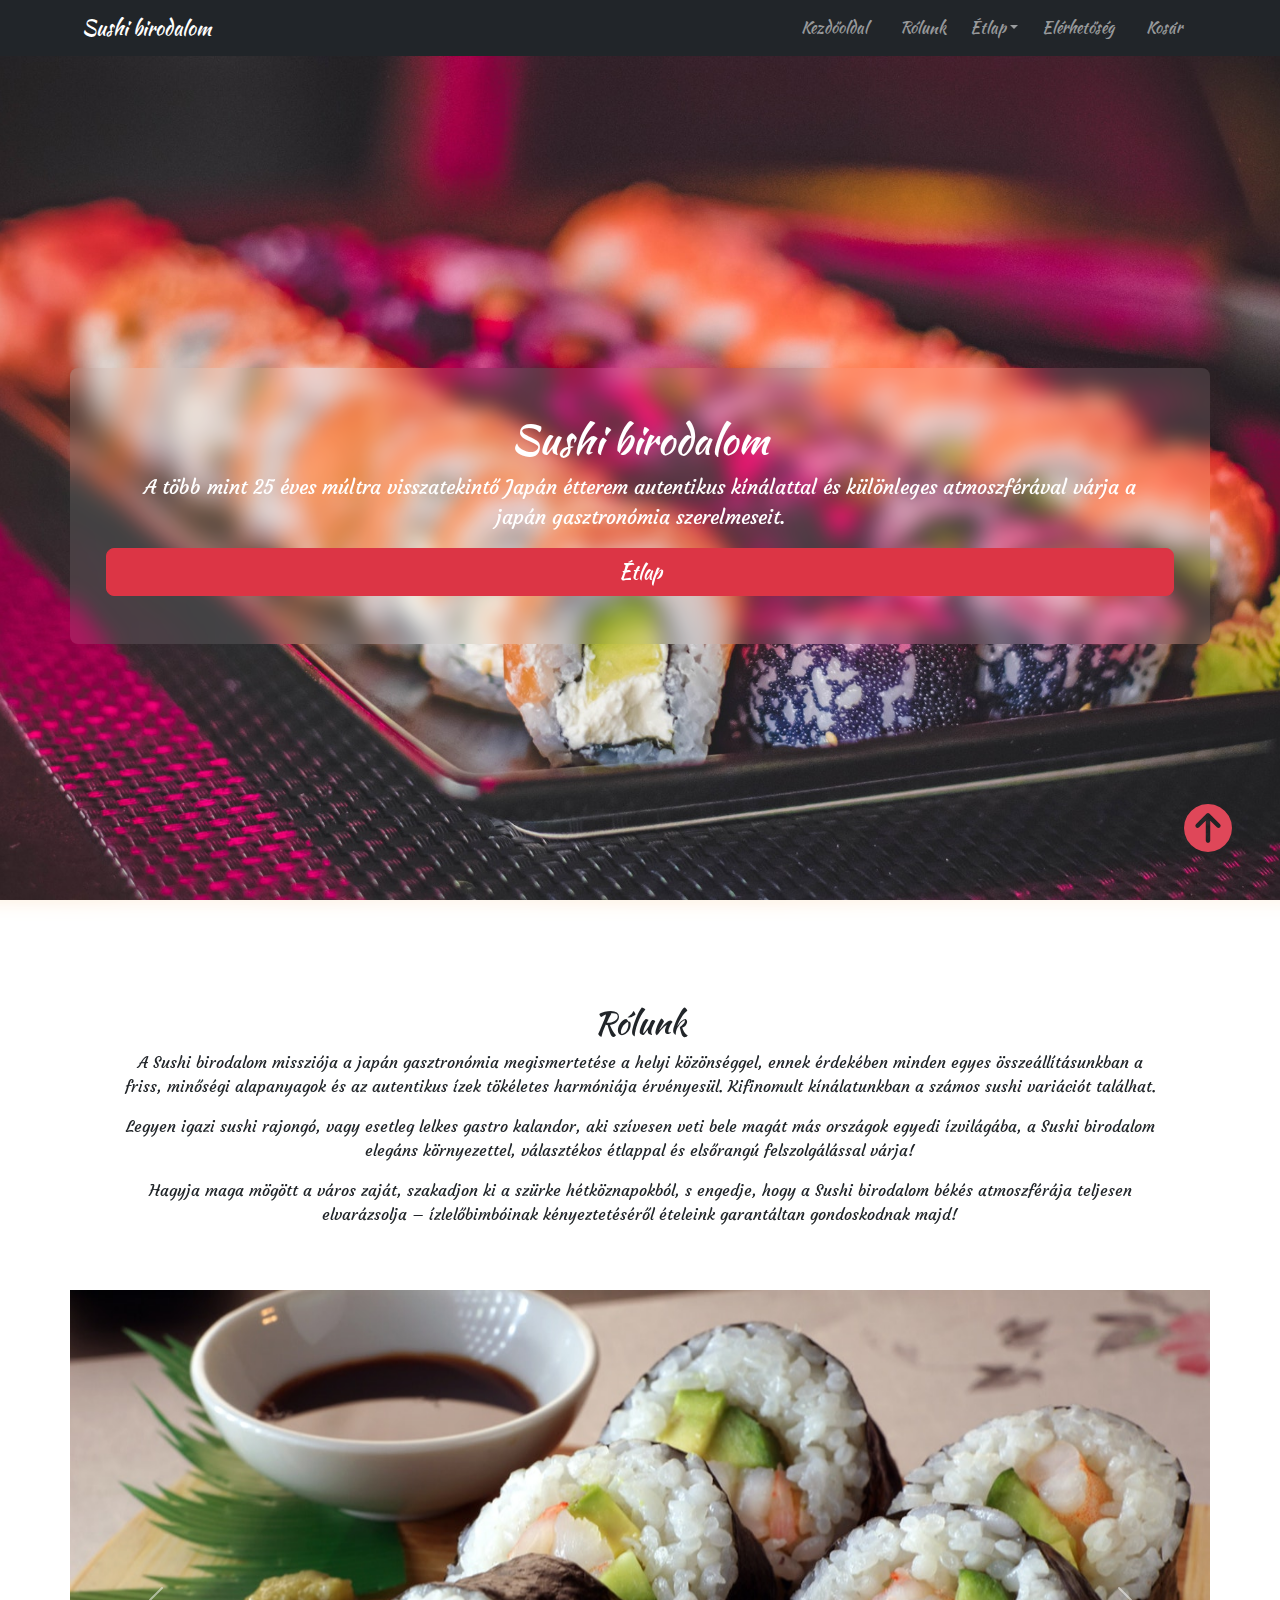
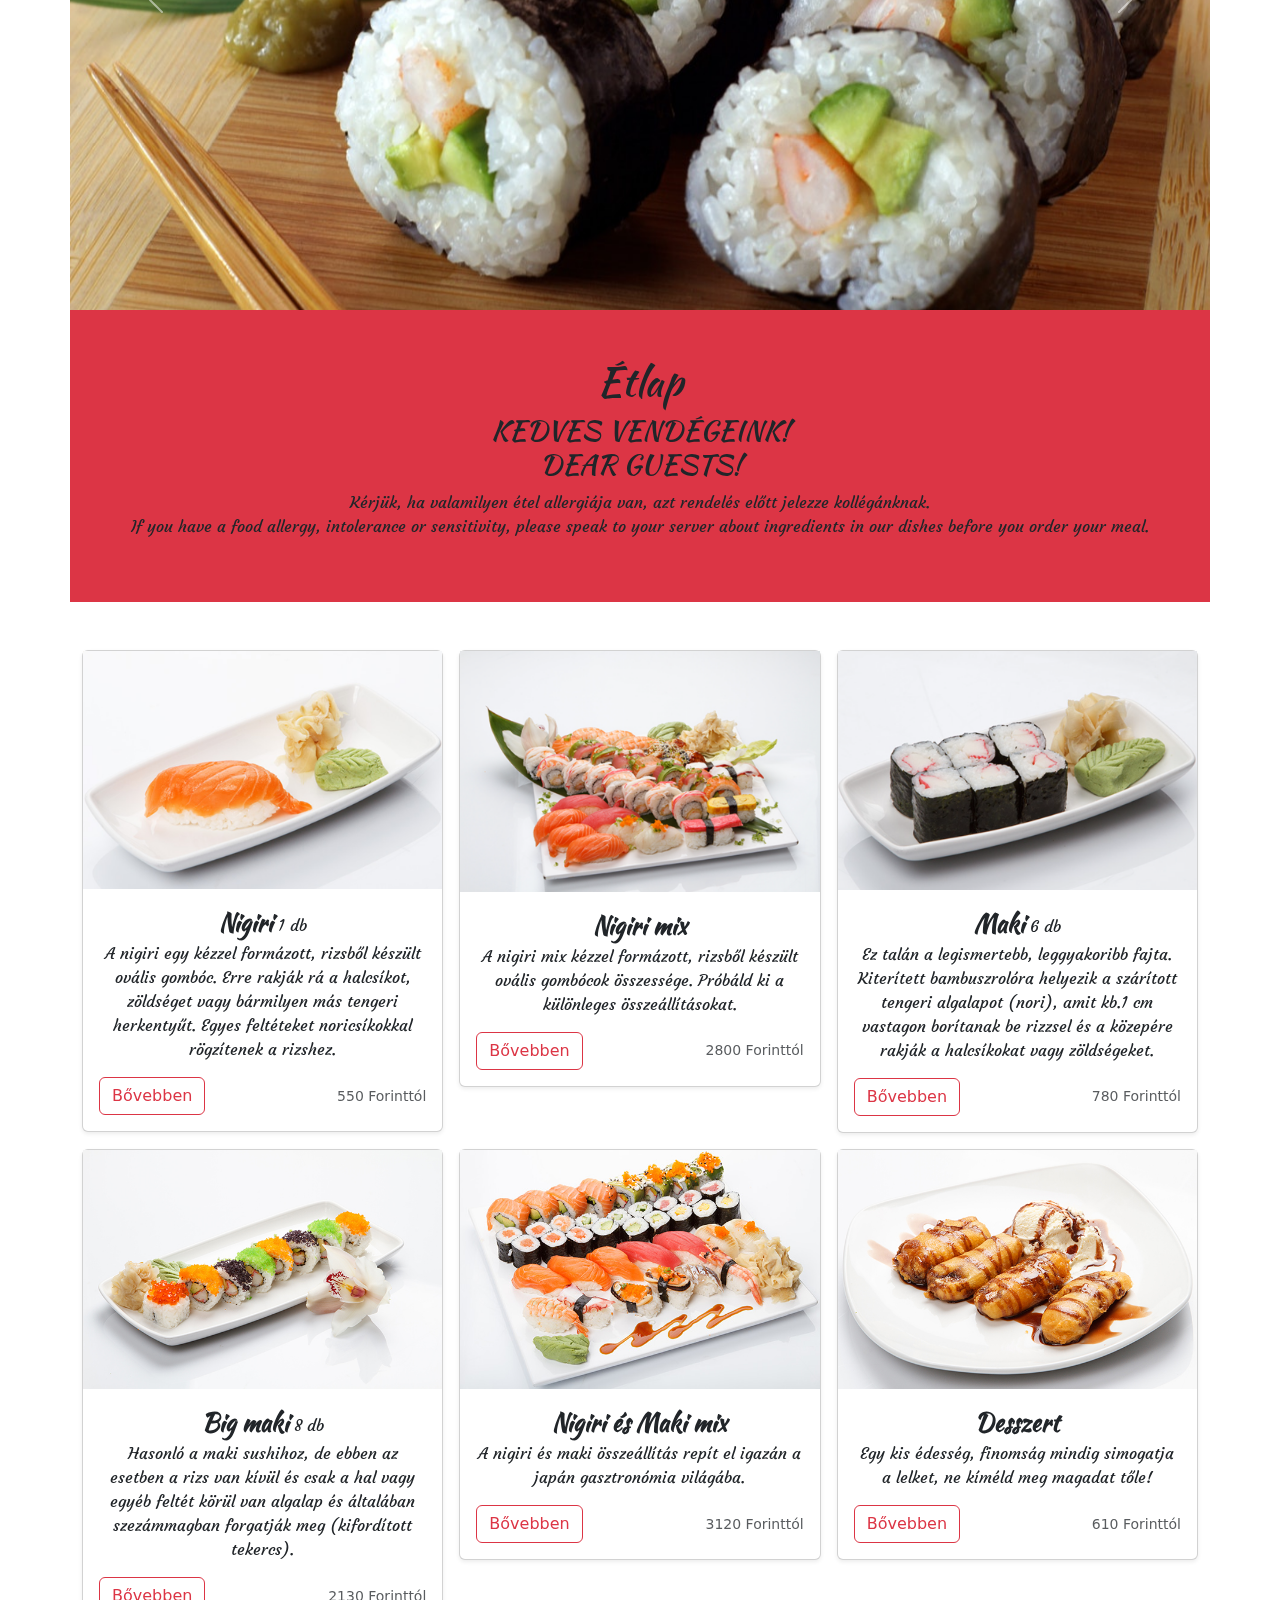
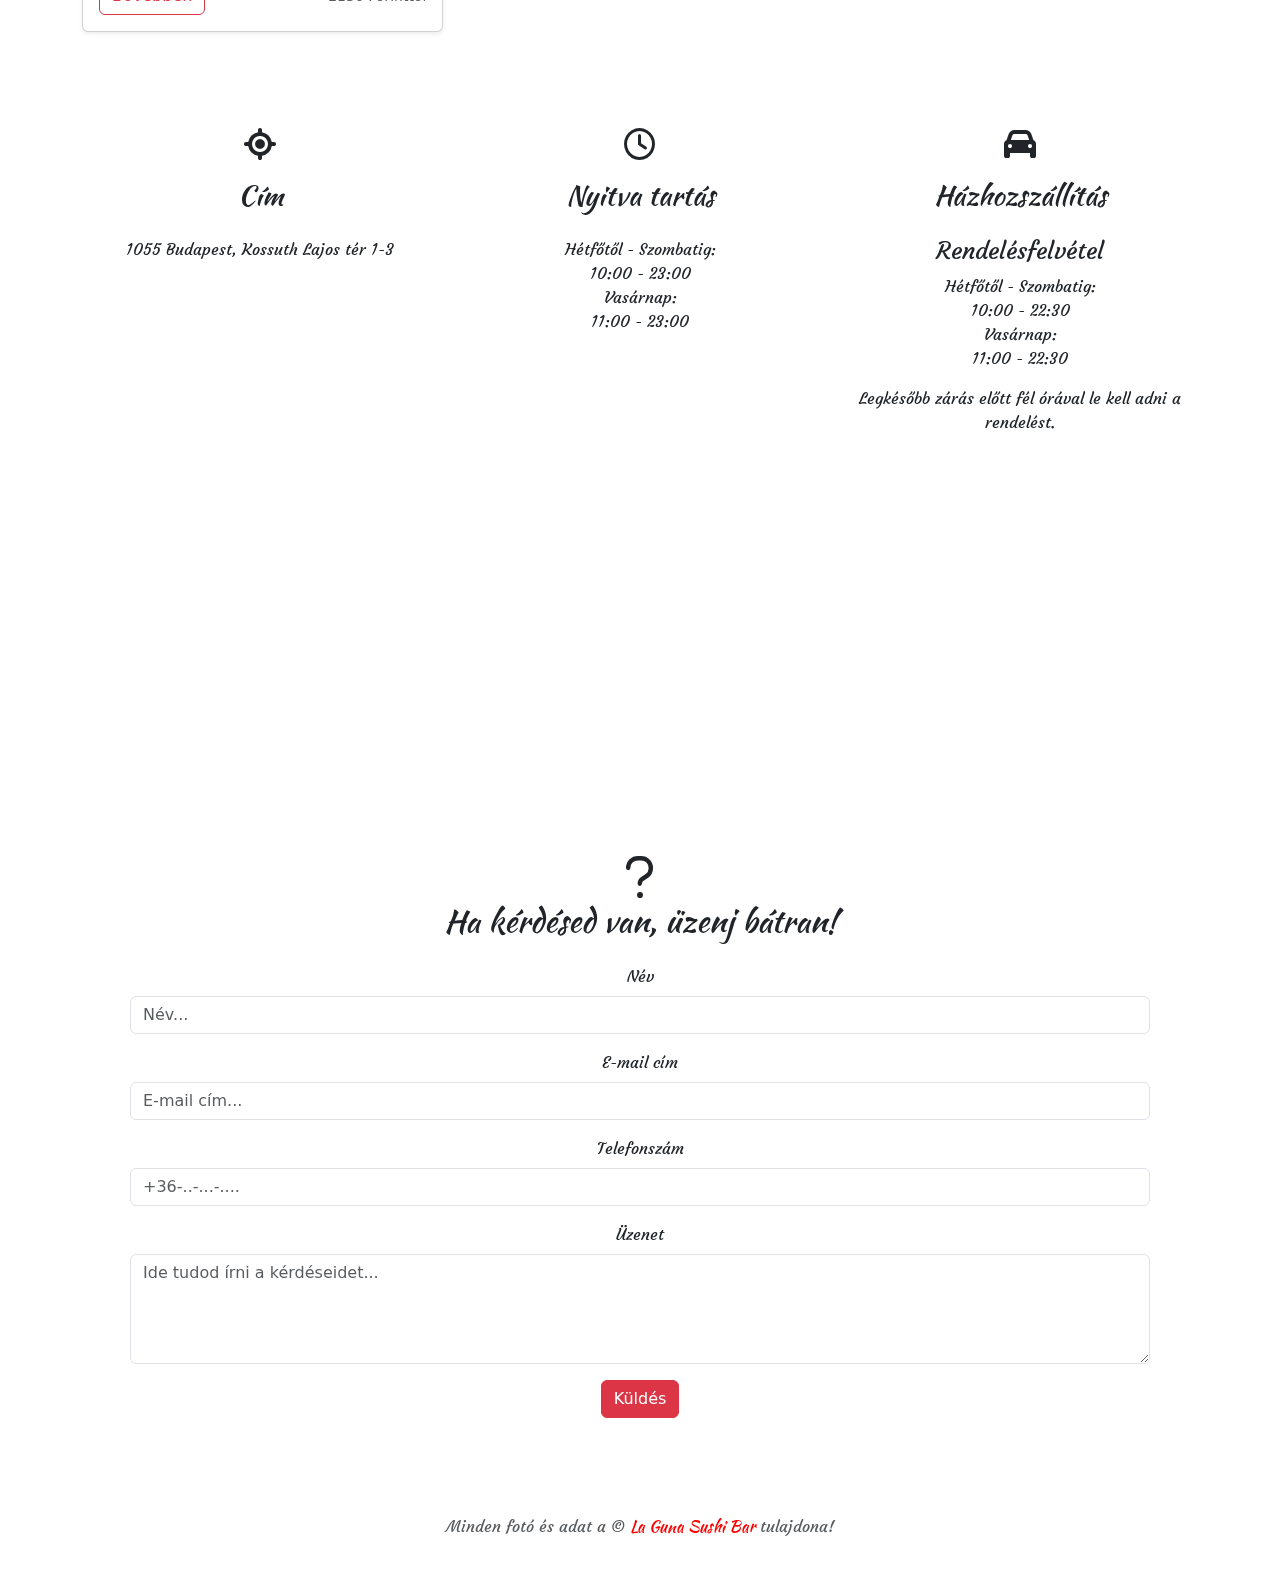
<file: index.html>
<!doctype html>
<html lang="hu">

<head>
    <meta charset="utf-8">
    <meta name="viewport" content="width=device-width, initial-scale=1">
    <meta name="description" content="">
    <meta name="author" content="Zsukovszky Eszter">

    <title>Sushi birodalom</title>

    <!--Betűtípus-->
    <link rel="preconnect" href="https://fonts.googleapis.com">
    <link rel="preconnect" href="https://fonts.gstatic.com" crossorigin>
    <link href="https://fonts.googleapis.com/css2?family=Courgette&family=Kaushan+Script&display=swap" rel="stylesheet">

    <!-- Bootstrap core CSS -->
    <link rel="stylesheet" href="https://cdnjs.cloudflare.com/ajax/libs/twitter-bootstrap/5.1.3/css/bootstrap.min.css">
    <link rel="stylesheet" href="https://cdnjs.cloudflare.com/ajax/libs/font-awesome/6.1.1/css/all.min.css">

    <!-- Saját CSS -->
    <link rel="stylesheet" type="text/css" href="style.css">
    <link rel="shortcut icon" href="img/favicon.ico" type="image/x-icon">
</head>

<body>
    <main>
        <a href="#"><i class="fa-solid fa-circle-arrow-up fa-3x" id="up"></i></a>

        <nav class="navbar navbar-expand-lg navbar-dark bg-dark">
            <div class="container">
                <a class="navbar-brand" href="#">Sushi birodalom</a>
                <button class="navbar-toggler" type="button" data-bs-toggle="collapse" data-bs-target="#navbarNav"
                    aria-controls="navbarNav" aria-expanded="false" aria-label="Toggle navigation">
                    <span class="navbar-toggler-icon"></span>
                </button>
                <div class="collapse navbar-collapse" id="navbarNav">
                    <ul class="navbar-nav ms-auto">
                        <li class="nav-item mx-2">
                            <a class="nav-link" aria-current="page" href="#">Kezdőoldal</a>
                        </li>
                        <li class="nav-item mx-2">
                            <a class="nav-link" href="#about">Rólunk</a>
                        </li>
                        <li class="nav-item dropdown">
                            <a class="nav-link dropdown-toggle" href="#" id="navbarDropdown" role="button"
                                data-bs-toggle="dropdown" aria-expanded="false">
                                Étlap</a>
                            <ul class="dropdown-menu" aria-labelledby="navbarDropdown">
                                <li><a class="dropdown-item" href="#services">Étlap</a></li>
                                <li>
                                    <hr class="dropdown-divider">
                                </li>
                                <li><a class="dropdown-item" href="nigiri.html">Nigiri</a></li>
                                <li><a class="dropdown-item" href="nigirimix.html">Nigiri mix</a></li>
                                <li><a class="dropdown-item" href="maki.html">Maki</a></li>
                                <li><a class="dropdown-item" href="bigmaki.html">Big Maki</a></li>
                                <li><a class="dropdown-item" href="nigirimakimix.html">Nigiri és Maki mix</a></li>
                                <li><a class="dropdown-item" href="desszert.html">Desszert</a></li>
                            </ul>
                        </li>
                        <li class="nav-item mx-2">
                            <a class="nav-link" href="#contact">Elérhetőség</a>
                        </li>
                        <li class="nav-item mx-2">
                            <a class="nav-link" href="#">Kosár</a>
                        </li>
                    </ul>
                </div>
            </div>
        </nav>
        <div class="container-fluid p-0" id="full">
            <section class="hero-section">
                <div class="container hero p-5 rounded-3">
                    <div class="row justify-content-center">
                        <div class="text-center ">
                            <h1>Sushi birodalom</h1>
                            <p class="lead">A több mint 25 éves múltra visszatekintő Japán étterem autentikus kínálattal
                                és
                                különleges
                                atmoszférával várja a japán gasztronómia szerelmeseit. </p>
                        </div>
                        <a class="btn btn-danger btn-lg" href="#services">Étlap</a>
                    </div>
                </div>
            </section>

            <!--A weboldal "Rólunk" része-->
            <a name="about"></a>
            <section class="about-section">
                <div class="container about text-center p-5">
                    <h2>Rólunk</h2>
                    <p>A Sushi birodalom missziója a japán gasztronómia megismertetése a helyi közönséggel, ennek
                        érdekében
                        minden egyes összeállításunkban a friss, minőségi alapanyagok és az autentikus ízek tökéletes
                        harmóniája
                        érvényesül.
                        Kifinomult kínálatunkban a számos sushi variációt találhat.</p>

                    <p>Legyen igazi sushi rajongó, vagy esetleg lelkes gastro kalandor, aki szívesen veti bele magát más
                        országok egyedi ízvilágába, a Sushi birodalom elegáns környezettel, választékos étlappal és
                        elsőrangú
                        felszolgálással
                        várja!</p>

                    <p>Hagyja maga mögött a város zaját, szakadjon ki a szürke hétköznapokból, s engedje, hogy a Sushi
                        birodalom
                        békés atmoszférája teljesen elvarázsolja – ízlelőbimbóinak kényeztetéséről ételeink garantáltan
                        gondoskodnak
                        majd!</p>
                </div>
            </section>

            <!--Kollázs rész-->
            <section class="collage-section ">
                <div class="container px-0">
                    <div id="collage" class="carousel slide" data-bs-ride="carousel">
                        <div class="carousel-inner">
                            <div class="carousel-item active">
                                <img src="img/collage1.jpg" class="d-block w-100" alt="...">
                            </div>
                            <div class="carousel-item">
                                <img src="img/collage2.jpg" class="d-block w-100" alt="...">
                            </div>
                            <div class="carousel-item">
                                <img src="img/collage4.jpg" class="d-block w-100" alt="...">
                            </div>
                        </div>
                        <button class="carousel-control-prev" type="button" data-bs-target="#collage"
                            data-bs-slide="prev">
                            <span class="carousel-control-prev-icon" aria-hidden="true"></span>
                            <span class="visually-hidden">Previous</span>
                        </button>
                        <button class="carousel-control-next" type="button" data-bs-target="#collage"
                            data-bs-slide="next">
                            <span class="carousel-control-next-icon" aria-hidden="true"></span>
                            <span class="visually-hidden">Next</span>
                        </button>
                    </div>
                </div>
            </section>

            <!--A weboldal "Étlap" része-->
            <a name="services"></a>
            <section class="p-5 text-center container bg-danger ">
                <div class="container">
                    <h1>Étlap</h1>
                    <h3>KEDVES VENDÉGEINK!<br>
                        DEAR GUESTS!</h3>

                    <p>Kérjük, ha valamilyen étel allergiája van, azt rendelés előtt jelezze kollégánknak.<br>
                        If you have a food allergy, intolerance or sensitivity, please speak to your server about
                        ingredients in
                        our dishes before you order your meal.</p>
                </div>
            </section>
            <section class="services-section">
                <div id="container-services" class="container py-5">
                    <div class="row row-cols-1 row-cols-sm-2 row-cols-md-3 g-3">
                        <div class="col">
                            <div class="card shadow-sm">
                                <img src="img/lazacnigiri.png" title="nigiri" alt="nigiri">
                                <div class="card-body">
                                    <p class="card-text text-center"><strong>Nigiri</strong> 1 db<br>A nigiri egy kézzel
                                        formázott, rizsből készült ovális gombóc. Erre rakják rá a halcsíkot, zöldséget
                                        vagy
                                        bármilyen más tengeri herkentyűt.
                                        Egyes feltéteket noricsíkokkal rögzítenek a rizshez.</p>
                                    <div class="d-flex justify-content-between align-items-center">
                                        <a class="btn btn-outline-danger" href="nigiri.html"
                                            target="_blank">Bővebben</a>
                                        <small class="text-muted">550 Forinttól</small>
                                    </div>
                                </div>
                            </div>
                        </div>

                        <div class="col">
                            <div class="card shadow-sm">
                                <img src="img/naramix.png" title="nigirimix" alt="nigirimix">
                                <div class="card-body">
                                    <p class="card-text text-center"><strong>Nigiri mix</strong><br>A nigiri mix kézzel
                                        formázott, rizsből
                                        készült ovális gombócok összessége. Próbáld ki a különleges összeállításokat.
                                    </p>
                                    <div class="d-flex justify-content-between align-items-center">
                                        <a class="btn btn-outline-danger" href="nigirimix.html"
                                            target="_blank">Bővebben</a>
                                        <small class="text-muted">2800 Forinttól</small>
                                    </div>
                                </div>
                            </div>
                        </div>

                        <div class="col">
                            <div class="card shadow-sm">
                                <img src="img/surimimaki.png" title="Maki" alt="Maki">
                                <div class="card-body">
                                    <p class="card-text text-center"><strong>Maki</strong> 6 db<br> Ez talán a
                                        legismertebb,
                                        leggyakoribb
                                        fajta. Kiterített bambuszrolóra helyezik a szárított tengeri algalapot (nori),
                                        amit kb.1
                                        cm vastagon
                                        borítanak be rizzsel és a közepére rakják a halcsíkokat vagy zöldségeket.</p>
                                    <div class="d-flex justify-content-between align-items-center">
                                        <a class="btn btn-outline-danger" href="maki.html" target="_blank">Bővebben</a>
                                        <small class="text-muted">780 Forinttól</small>
                                    </div>
                                </div>
                            </div>
                        </div>

                        <div class="col">
                            <div class="card shadow-sm">
                                <img src="img/bigkaviarmaki.jpg" title="bigmaki" alt="bigmaki">
                                <div class="card-body">
                                    <p class="card-text text-center"><strong>Big maki</strong> 8 db<br>Hasonló a maki
                                        sushihoz,
                                        de ebben az
                                        esetben a rizs van kívül és csak a hal vagy egyéb feltét körül van algalap és
                                        általában
                                        szezámmagban
                                        forgatják meg (kifordított tekercs). </p>
                                    <div class="d-flex justify-content-between align-items-center">
                                        <a class="btn btn-outline-danger" href="bigmaki.html"
                                            target="_blank">Bővebben</a>
                                        <small class="text-muted">2130 Forinttól</small>
                                    </div>
                                </div>
                            </div>
                        </div>

                        <div class="col">
                            <div class="card shadow-sm">
                                <img src="img/mikumix.png" title="Nigiri és Maki mix" alt="Nigiri és Maki mix">
                                <div class="card-body">
                                    <p class="card-text text-center"><strong>Nigiri és Maki mix</strong><br>A nigiri és
                                        maki
                                        összeállítás
                                        repít el igazán a japán gasztronómia világába.</p>
                                    <div class="d-flex justify-content-between align-items-center">
                                        <a class="btn btn-outline-danger" href="nigirimakimix.html"
                                            target="_blank">Bővebben</a>
                                        <small class="text-muted">3120 Forinttól</small>
                                    </div>
                                </div>
                            </div>
                        </div>

                        <div class="col">
                            <div class="card shadow-sm">
                                <img src="img/bundazottbananfagyi.jpg" title="Desszert" alt="Desszert">
                                <div class="card-body">
                                    <p class="card-text text-center"><strong>Desszert</strong><br>Egy kis édesség,
                                        finomság
                                        mindig simogatja a
                                        lelket, ne kíméld meg magadat tőle!</p>
                                    <div class="d-flex justify-content-between align-items-center">
                                        <a class="btn btn-outline-danger" href="desszert.html"
                                            target="_blank">Bővebben</a>
                                        <small class="text-muted">610 Forinttól</small>
                                    </div>
                                </div>
                            </div>
                        </div>
                    </div>
                </div>
            </section>

            <!--Kapcsolat-->
            <a name="contact"></a>
            <section id="contact">

                <div class="container contact text-center">
                    <div class="row justify-content-center py-5">

                        <!--Az elérhetőségek tároló elemei (div)-->
                        <div class="col-md-12 col-lg-4">
                            <i class="fa-solid fa-location-crosshairs fa-2x"></i>
                            <h3 class="py-3">Cím</h3>
                            <p>1055 Budapest, Kossuth Lajos tér 1-3 </p>
                        </div>
                        <div class="col-md-12 col-lg-4">
                            <i class="fa-regular fa-clock fa-2x"></i>
                            <h3 class="py-3">Nyitva tartás</h3>
                            <ul class="list-unstyled text-center">
                                <li>Hétfőtől - Szombatig:</li>
                                <li>10:00 - 23:00</li>
                                <li>Vasárnap:</li>
                                <li>11:00 - 23:00</li>
                            </ul>
                        </div>
                        <div class="col-md-12 col-lg-4">
                            <i class="fa-solid fa-car fa-2x"></i>
                            <h3 class="py-3">Házhozszállítás</h3>
                            <h4>Rendelésfelvétel</h4>
                            <ul class="list-unstyled text-center">
                                <li>Hétfőtől - Szombatig:</li>
                                <li>10:00 - 22:30</li>
                                <li>Vasárnap:</li>
                                <li>11:00 - 22:30</li>
                            </ul>
                            <p>Legkésőbb zárás előtt fél órával le kell adni a rendelést.</p>
                        </div>
                    </div>




                    <!--Helymeghatározás-->
                    <div class="container map p-0">
                        <iframe
                            src="https://www.google.com/maps/embed?pb=!1m18!1m12!1m3!1d2695.1163848077936!2d19.043474951372332!3d47.50712460273518!2m3!1f0!2f0!3f0!3m2!1i1024!2i768!4f13.1!3m3!1m2!1s0x4741dc1046d4a33d%3A0x342122b8ff8f0f6e!2zT3JzesOhZ2jDoXo!5e0!3m2!1shu!2shu!4v1656189734351!5m2!1shu!2shu"
                            width="800" height="600" style="border:0;" allowfullscreen="" loading="lazy"
                            referrerpolicy="no-referrer-when-downgrade"></iframe>
                    </div>

                    <form action="#" method="post" class="text-center mx-auto p-5">
                        <i class="fa-regular fa-question fa-3x"></i>
                        <h2 class="pb-3">Ha kérdésed van, üzenj bátran!</h2>
                        <div class="mb-3">
                            <label class="form-label">Név</label>
                            <input type="text" class="form-control" placeholder="Név...">
                        </div>
                        <div class="mb-3">
                            <label class="form-label">E-mail cím</label>
                            <input type="email" class="form-control" placeholder="E-mail cím...">
                        </div>

                        <div class="mb-3">
                            <label class="form-label">Telefonszám</label>
                            <input type="tel" class="form-control" placeholder="+36-..-...-....">
                        </div>

                        <div class="mb-3">
                            <label class="form-label">Üzenet</label>
                            <textarea cols="30" rows="4" class="form-control"
                                placeholder="Ide tudod írni a kérdéseidet..."></textarea>
                        </div>

                        <a class="btn btn-danger" href="#">Küldés</a>
                    </form>
                </div>
            </section>

            <!--Lábléc-->
            <footer class="text-muted py-5">
                <div class="container text-center">
                    <p class="mb-1">Minden fotó és adat a &copy; <a
                            href="https://lagunasushi.emenu.hu/Lagunasushi-AlapFeladat.html">La Guna Sushi Bar</a>
                        tulajdona!
                    </p>
                </div>
            </footer>
        </div>

        <script src="https://cdnjs.cloudflare.com/ajax/libs/popper.js/2.9.2/umd/popper.min.js"></script>
        <script src="https://cdnjs.cloudflare.com/ajax/libs/twitter-bootstrap/5.1.3/js/bootstrap.min.js"></script>
    </main>
</body>

</html>
</file>
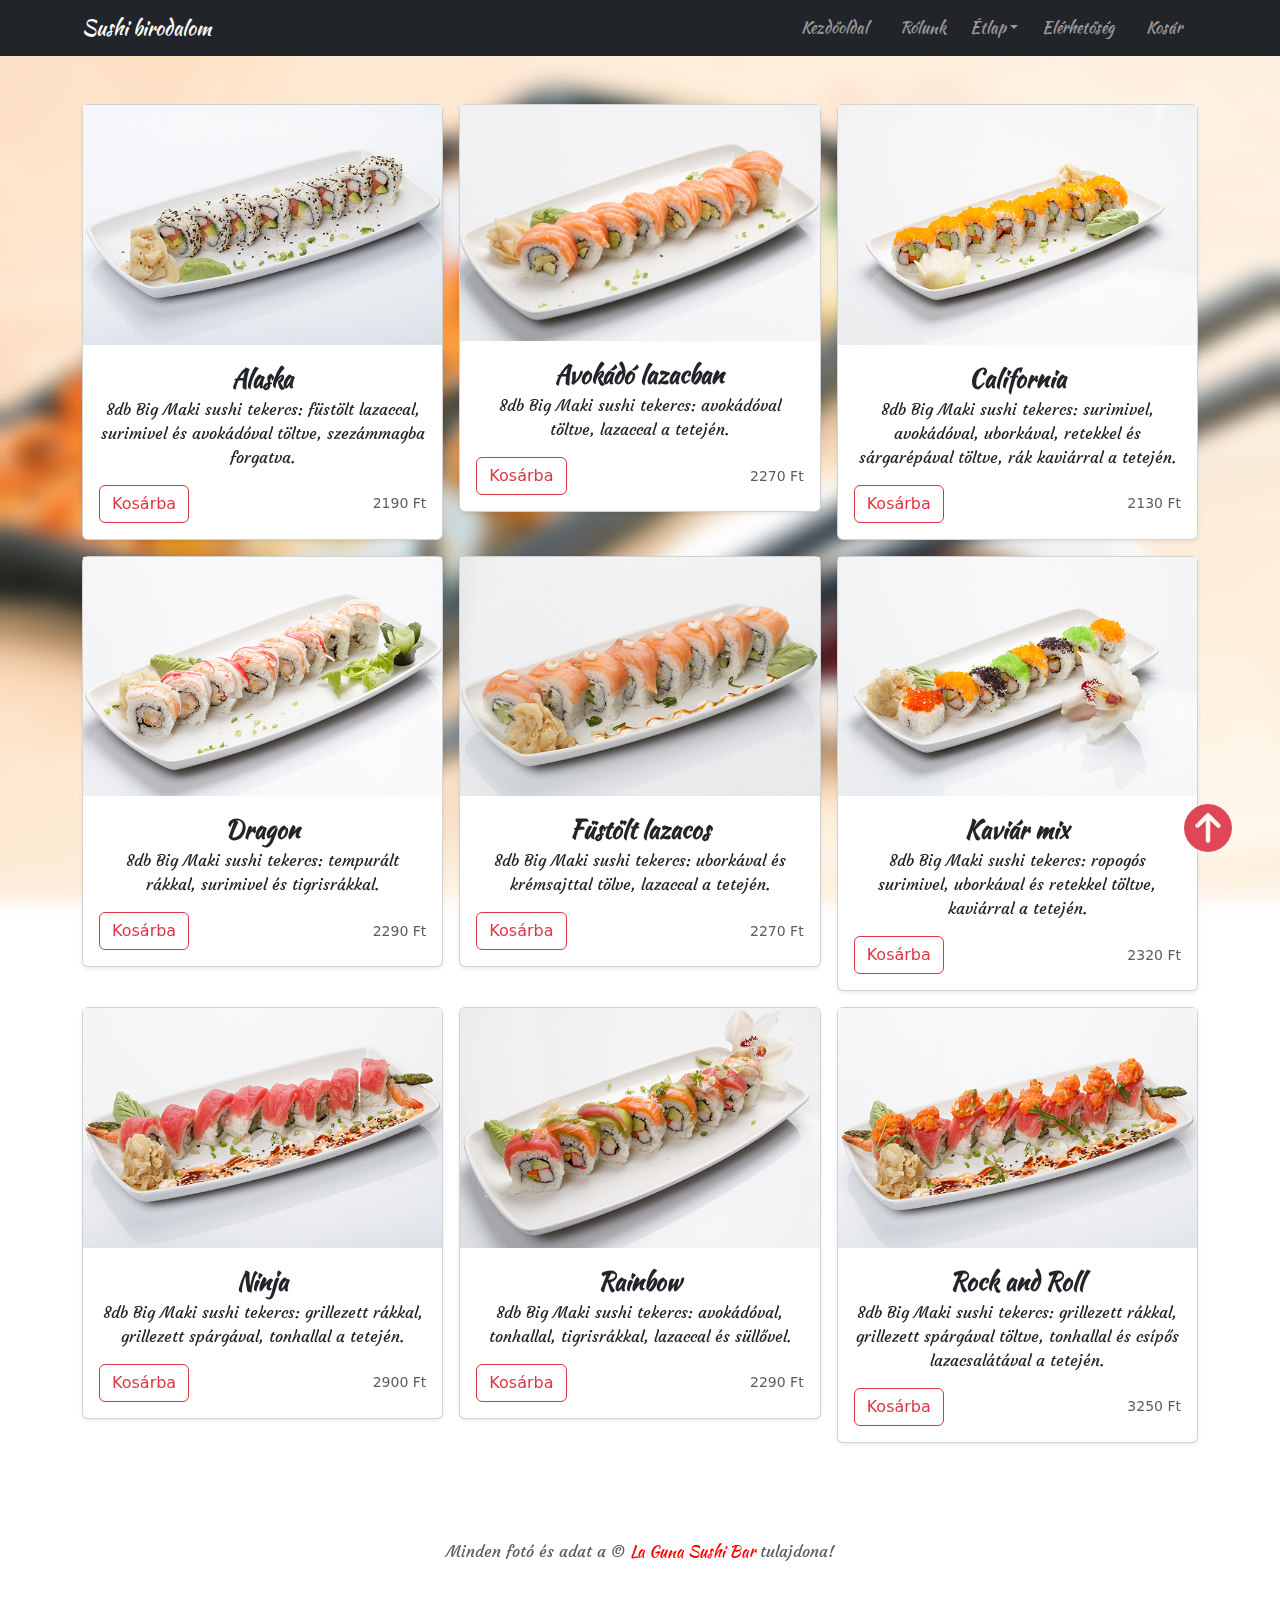
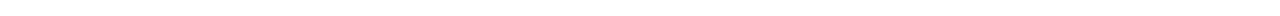
<file: bigmaki.html>
<!doctype html>
<html lang="hu">

<head>
  <meta charset="utf-8">
  <meta name="viewport" content="width=device-width, initial-scale=1">
  <meta name="description" content="">
  <meta name="author" content="Zsukovszky Eszter">

  <title>Sushi birodalom</title>

  <!--Betűtípus-->
  <link rel="preconnect" href="https://fonts.googleapis.com">
  <link rel="preconnect" href="https://fonts.gstatic.com" crossorigin>
  <link href="https://fonts.googleapis.com/css2?family=Courgette&family=Kaushan+Script&display=swap" rel="stylesheet">

  <!-- Bootstrap core CSS -->
  <link rel="stylesheet" href="https://cdnjs.cloudflare.com/ajax/libs/twitter-bootstrap/5.1.3/css/bootstrap.min.css">
  <link rel="stylesheet" href="https://cdnjs.cloudflare.com/ajax/libs/font-awesome/6.1.1/css/all.min.css">

  <!-- Saját CSS -->
  <link rel="stylesheet" type="text/css" href="style.css">
  <link rel="shortcut icon" href="img/favicon.ico" type="image/x-icon">
</head>

<body>
  <main>
    <a href="#"><i class="fa-solid fa-circle-arrow-up fa-3x" id="up"></i></a>

    <nav class="navbar navbar-expand-lg navbar-dark bg-dark">
      <div class="container">
        <a class="navbar-brand" href="index.html">Sushi birodalom</a>
        <button class="navbar-toggler" type="button" data-bs-toggle="collapse" data-bs-target="#navbarNav"
          aria-controls="navbarNav" aria-expanded="false" aria-label="Toggle navigation">
          <span class="navbar-toggler-icon"></span>
        </button>
        <div class="collapse navbar-collapse" id="navbarNav">
          <ul class="navbar-nav ms-auto">
            <li class="nav-item mx-2">
              <a class="nav-link" aria-current="page" href="index.html">Kezdőoldal</a>
            </li>
            <li class="nav-item mx-2">
              <a class="nav-link" href="index.html#about">Rólunk</a>
            </li>
            <li class="nav-item dropdown">
              <a class="nav-link dropdown-toggle" href="#" id="navbarDropdown" role="button" data-bs-toggle="dropdown"
                aria-expanded="false">
                Étlap</a>
              <ul class="dropdown-menu" aria-labelledby="navbarDropdown">
                <li><a class="dropdown-item" href="index.html#services">Étlap</a></li>
                <li>
                  <hr class="dropdown-divider">
                </li>
                <li><a class="dropdown-item" href="nigiri.html">Nigiri</a></li>
                <li><a class="dropdown-item" href="nigirimix.html">Nigiri mix</a></li>
                <li><a class="dropdown-item" href="maki.html">Maki</a></li>
                <li><a class="dropdown-item" href="bigmaki.html">Big Maki</a></li>
                <li><a class="dropdown-item" href="nigirimakimix.html">Nigiri és Maki mix</a></li>
                <li><a class="dropdown-item" href="desszert.html">Desszert</a></li>
              </ul>
            </li>
            <li class="nav-item mx-2">
              <a class="nav-link" href="index.html#contact">Elérhetőség</a>
            </li>
            <li class="nav-item mx-2">
              <a class="nav-link" href="#">Kosár</a>
            </li>
          </ul>
        </div>
      </div>
    </nav>
    <div class="container-fluid p-0" id="full">
      <section class="services-section">
        <div id="container-services" class="container py-5">
          <div class="row row-cols-1 row-cols-sm-2 row-cols-md-3 g-3">
            <div class="col">
              <div class="card shadow-sm">
                <img src="img/bigalaskamaki.jpg" title="" alt="">
                <div class="card-body">
                  <p class="card-text text-center"><strong>Alaska</strong><br>8db Big Maki sushi tekercs: füstölt
                    lazaccal, surimivel és avokádóval töltve, szezámmagba forgatva.</p>
                  <div class="d-flex justify-content-between align-items-center">
                    <a class="btn btn-outline-danger" href="#">Kosárba</a>
                    <small class="text-muted">2190 Ft</small>
                  </div>
                </div>
              </div>
            </div>

            <div class="col">
              <div class="card shadow-sm">
                <img src="img/bigavokadolazacbanmaki.png" title="" alt="">
                <div class="card-body">
                  <p class="card-text text-center"><strong>Avokádó lazacban</strong><br>8db Big Maki sushi tekercs:
                    avokádóval töltve, lazaccal a tetején.</p>
                  <div class="d-flex justify-content-between align-items-center">
                    <a class="btn btn-outline-danger" href="#">Kosárba</a>
                    <small class="text-muted">2270 Ft</small>
                  </div>
                </div>
              </div>
            </div>

            <div class="col">
              <div class="card shadow-sm">
                <img src="img/bigkaliforniamaki.jpg" title="" alt="">
                <div class="card-body">
                  <p class="card-text text-center"><strong>California</strong><br>8db Big Maki sushi tekercs: surimivel,
                    avokádóval, uborkával, retekkel és sárgarépával töltve, rák kaviárral a tetején.</p>
                  <div class="d-flex justify-content-between align-items-center">
                    <a class="btn btn-outline-danger" href="#">Kosárba</a>
                    <small class="text-muted">2130 Ft</small>
                  </div>
                </div>
              </div>
            </div>

            <div class="col">
              <div class="card shadow-sm">
                <img src="img/bigdragonmaki.jpg" title="" alt="">
                <div class="card-body">
                  <p class="card-text text-center"><strong>Dragon</strong><br>8db Big Maki sushi tekercs: tempurált
                    rákkal, surimivel és tigrisrákkal.</p>
                  <div class="d-flex justify-content-between align-items-center">
                    <a class="btn btn-outline-danger" href="#">Kosárba</a>
                    <small class="text-muted">2290 Ft</small>
                  </div>
                </div>
              </div>
            </div>

            <div class="col">
              <div class="card shadow-sm">
                <img src="img/bigfustoltlazacmaki.jpg" title="" alt="">
                <div class="card-body">
                  <p class="card-text text-center"><strong>Füstölt lazacos</strong><br>8db Big Maki sushi tekercs:
                    uborkával és krémsajttal tölve, lazaccal a tetején.</p>
                  <div class="d-flex justify-content-between align-items-center">
                    <a class="btn btn-outline-danger" href="#">Kosárba</a>
                    <small class="text-muted">2270 Ft</small>
                  </div>
                </div>
              </div>
            </div>

            <div class="col">
              <div class="card shadow-sm">
                <img src="img/bigkaviarmaki.jpg" title="" alt="">
                <div class="card-body">
                  <p class="card-text text-center"><strong>Kaviár mix</strong><br>8db Big Maki sushi tekercs: ropogós
                    surimivel, uborkával és retekkel töltve, kaviárral a tetején.</p>
                  <div class="d-flex justify-content-between align-items-center">
                    <a class="btn btn-outline-danger" href="#">Kosárba</a>
                    <small class="text-muted">2320 Ft</small>
                  </div>
                </div>
              </div>
            </div>

            <div class="col">
              <div class="card shadow-sm">
                <img src="img/bigninjamaki.jpg" title="" alt="">
                <div class="card-body">
                  <p class="card-text text-center"><strong>Ninja</strong><br>8db Big Maki sushi tekercs: grillezett
                    rákkal, grillezett spárgával, tonhallal a tetején.</p>
                  <div class="d-flex justify-content-between align-items-center">
                    <a class="btn btn-outline-danger" href="#">Kosárba</a>
                    <small class="text-muted">2900 Ft</small>
                  </div>
                </div>
              </div>
            </div>

            <div class="col">
              <div class="card shadow-sm">
                <img src="img/bigrainbowmaki.jpg" title="" alt="">
                <div class="card-body">
                  <p class="card-text text-center"><strong>Rainbow</strong><br>8db Big Maki sushi tekercs: avokádóval,
                    tonhallal, tigrisrákkal, lazaccal és süllővel.</p>
                  <div class="d-flex justify-content-between align-items-center">
                    <a class="btn btn-outline-danger" href="#">Kosárba</a>
                    <small class="text-muted">2290 Ft</small>
                  </div>
                </div>
              </div>
            </div>

            <div class="col">
              <div class="card shadow-sm">
                <img src="img/bigrockmaki.jpg" title="" alt="">
                <div class="card-body">
                  <p class="card-text text-center"><strong>Rock and Roll</strong><br>8db Big Maki sushi tekercs:
                    grillezett rákkal, grillezett spárgával töltve, tonhallal és csípős lazacsalátával a tetején.</p>
                  <div class="d-flex justify-content-between align-items-center">
                    <a class="btn btn-outline-danger" href="#">Kosárba</a>
                    <small class="text-muted">3250 Ft</small>
                  </div>
                </div>
              </div>
            </div>
          </div>
        </div>
      </section>

      <!--Lábléc-->
      <footer class="text-muted py-5">
        <div class="container text-center">
          <p class="mb-1">Minden fotó és adat a &copy; <a
              href="https://lagunasushi.emenu.hu/Lagunasushi-AlapFeladat.html">La Guna Sushi Bar</a> tulajdona!
          </p>
        </div>
      </footer>
    </div>


    <script src="https://cdnjs.cloudflare.com/ajax/libs/popper.js/2.9.2/umd/popper.min.js"></script>
    <script src="https://cdnjs.cloudflare.com/ajax/libs/twitter-bootstrap/5.1.3/js/bootstrap.min.js"></script>
  </main>
</body>

</html>
</file>
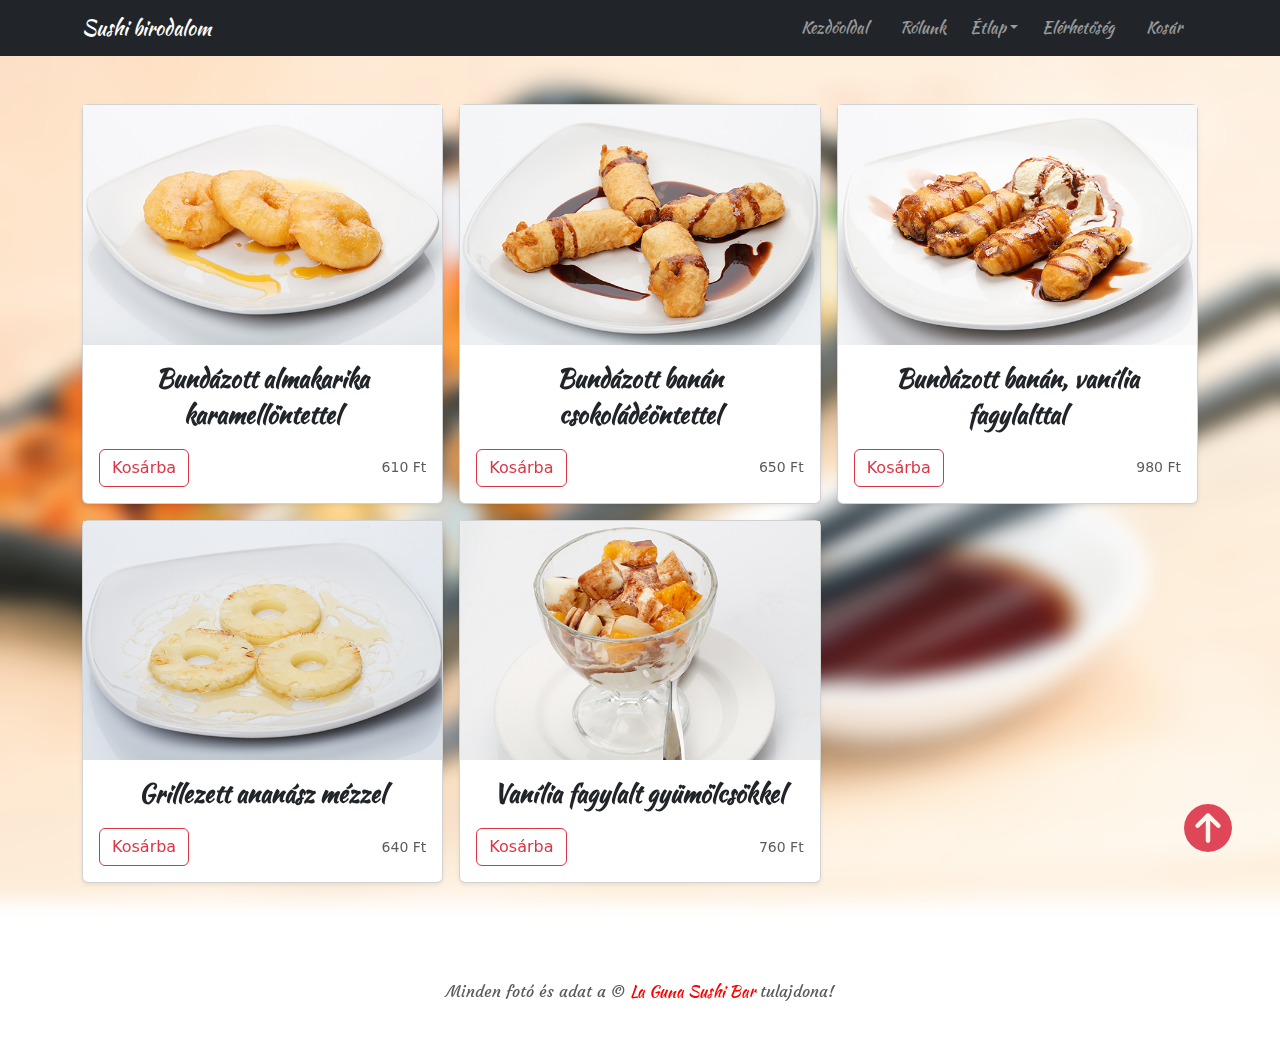
<file: desszert.html>
<!doctype html>
<html lang="hu">

<head>
  <meta charset="utf-8">
  <meta name="viewport" content="width=device-width, initial-scale=1">
  <meta name="description" content="">
  <meta name="author" content="Zsukovszky Eszter">

  <title>Sushi birodalom</title>

  <!--Betűtípus-->
  <link rel="preconnect" href="https://fonts.googleapis.com">
  <link rel="preconnect" href="https://fonts.gstatic.com" crossorigin>
  <link href="https://fonts.googleapis.com/css2?family=Courgette&family=Kaushan+Script&display=swap" rel="stylesheet">

  <!-- Bootstrap core CSS -->
  <link rel="stylesheet" href="https://cdnjs.cloudflare.com/ajax/libs/twitter-bootstrap/5.1.3/css/bootstrap.min.css">
  <link rel="stylesheet" href="https://cdnjs.cloudflare.com/ajax/libs/font-awesome/6.1.1/css/all.min.css">

  <!-- Saját CSS -->
  <link rel="stylesheet" type="text/css" href="style.css">
  <link rel="shortcut icon" href="img/favicon.ico" type="image/x-icon">
</head>

<body>
  <main>
    <a href="#"><i class="fa-solid fa-circle-arrow-up fa-3x" id="up"></i></a>

    <nav class="navbar navbar-expand-lg navbar-dark bg-dark">
      <div class="container">
        <a class="navbar-brand" href="index.html">Sushi birodalom</a>
        <button class="navbar-toggler" type="button" data-bs-toggle="collapse" data-bs-target="#navbarNav"
          aria-controls="navbarNav" aria-expanded="false" aria-label="Toggle navigation">
          <span class="navbar-toggler-icon"></span>
        </button>
        <div class="collapse navbar-collapse" id="navbarNav">
          <ul class="navbar-nav ms-auto">
            <li class="nav-item mx-2">
              <a class="nav-link" aria-current="page" href="index.html">Kezdőoldal</a>
            </li>
            <li class="nav-item mx-2">
              <a class="nav-link" href="index.html#about">Rólunk</a>
            </li>
            <li class="nav-item dropdown">
              <a class="nav-link dropdown-toggle" href="#" id="navbarDropdown" role="button" data-bs-toggle="dropdown"
                aria-expanded="false">
                Étlap</a>
              <ul class="dropdown-menu" aria-labelledby="navbarDropdown">
                <li><a class="dropdown-item" href="index.html#services">Étlap</a></li>
                <li>
                  <hr class="dropdown-divider">
                </li>
                <li><a class="dropdown-item" href="nigiri.html">Nigiri</a></li>
                <li><a class="dropdown-item" href="nigirimix.html">Nigiri mix</a></li>
                <li><a class="dropdown-item" href="maki.html">Maki</a></li>
                <li><a class="dropdown-item" href="bigmaki.html">Big Maki</a></li>
                <li><a class="dropdown-item" href="nigirimakimix.html">Nigiri és Maki mix</a></li>
                <li><a class="dropdown-item" href="desszert.html">Desszert</a></li>
              </ul>
            </li>
            <li class="nav-item mx-2">
              <a class="nav-link" href="index.html#contact">Elérhetőség</a>
            </li>
            <li class="nav-item mx-2">
              <a class="nav-link" href="#">Kosár</a>
            </li>
          </ul>
        </div>
      </div>
    </nav>
    <div class="container-fluid p-0" id="full">
      <section class="services-section">
        <div id="container-services" class="container py-5">
          <div class="row row-cols-1 row-cols-sm-2 row-cols-md-3 g-3">
            <div class="col">
              <div class="card shadow-sm">
                <img src="img/bundazottalma.jpg" title="" alt="">
                <div class="card-body">
                  <p class="card-text text-center"><strong>Bundázott almakarika karamellöntettel</strong></p>
                  <div class="d-flex justify-content-between align-items-center">
                    <a class="btn btn-outline-danger" href="#">Kosárba</a>
                    <small class="text-muted">610 Ft</small>
                  </div>
                </div>
              </div>
            </div>

            <div class="col">
              <div class="card shadow-sm">
                <img src="img/bundazottbanan.jpg" title="" alt="">
                <div class="card-body">
                  <p class="card-text text-center"><strong>Bundázott banán csokoládéöntettel</strong></p>
                  <div class="d-flex justify-content-between align-items-center">
                    <a class="btn btn-outline-danger" href="#">Kosárba</a>
                    <small class="text-muted">650 Ft</small>
                  </div>
                </div>
              </div>
            </div>

            <div class="col">
              <div class="card shadow-sm">
                <img src="img/bundazottbananfagyi.jpg" title="" alt="">
                <div class="card-body">
                  <p class="card-text text-center"><strong>Bundázott banán, vanília fagylalttal</strong></p>
                  <div class="d-flex justify-content-between align-items-center">
                    <a class="btn btn-outline-danger" href="#">Kosárba</a>
                    <small class="text-muted">980 Ft</small>
                  </div>
                </div>
              </div>
            </div>

            <div class="col">
              <div class="card shadow-sm">
                <img src="img/grillezettananasz.jpg" title="" alt="">
                <div class="card-body">
                  <p class="card-text text-center"><strong>Grillezett ananász mézzel</strong></p>
                  <div class="d-flex justify-content-between align-items-center">
                    <a class="btn btn-outline-danger" href="#">Kosárba</a>
                    <small class="text-muted">640 Ft</small>
                  </div>
                </div>
              </div>
            </div>

            <div class="col">
              <div class="card shadow-sm">
                <img src="img/vaniliafagylaltgyumolcsokkel.jpg" title="" alt="">
                <div class="card-body">
                  <p class="card-text text-center"><strong>Vanília fagylalt gyümölcsökkel</strong></p>
                  <div class="d-flex justify-content-between align-items-center">
                    <a class="btn btn-outline-danger" href="#">Kosárba</a>
                    <small class="text-muted">760 Ft</small>
                  </div>
                </div>
              </div>
            </div>
          </div>
        </div>
      </section>
      <!--Lábléc-->
      <footer class="text-muted py-5">
        <div class="container text-center">
          <p class="mb-1">Minden fotó és adat a &copy; <a
              href="https://lagunasushi.emenu.hu/Lagunasushi-AlapFeladat.html">La Guna Sushi Bar</a> tulajdona!
          </p>
        </div>
      </footer>
    </div>

    <script src="https://cdnjs.cloudflare.com/ajax/libs/popper.js/2.9.2/umd/popper.min.js"></script>
    <script src="https://cdnjs.cloudflare.com/ajax/libs/twitter-bootstrap/5.1.3/js/bootstrap.min.js"></script>
  </main>
</body>

</html>
</file>
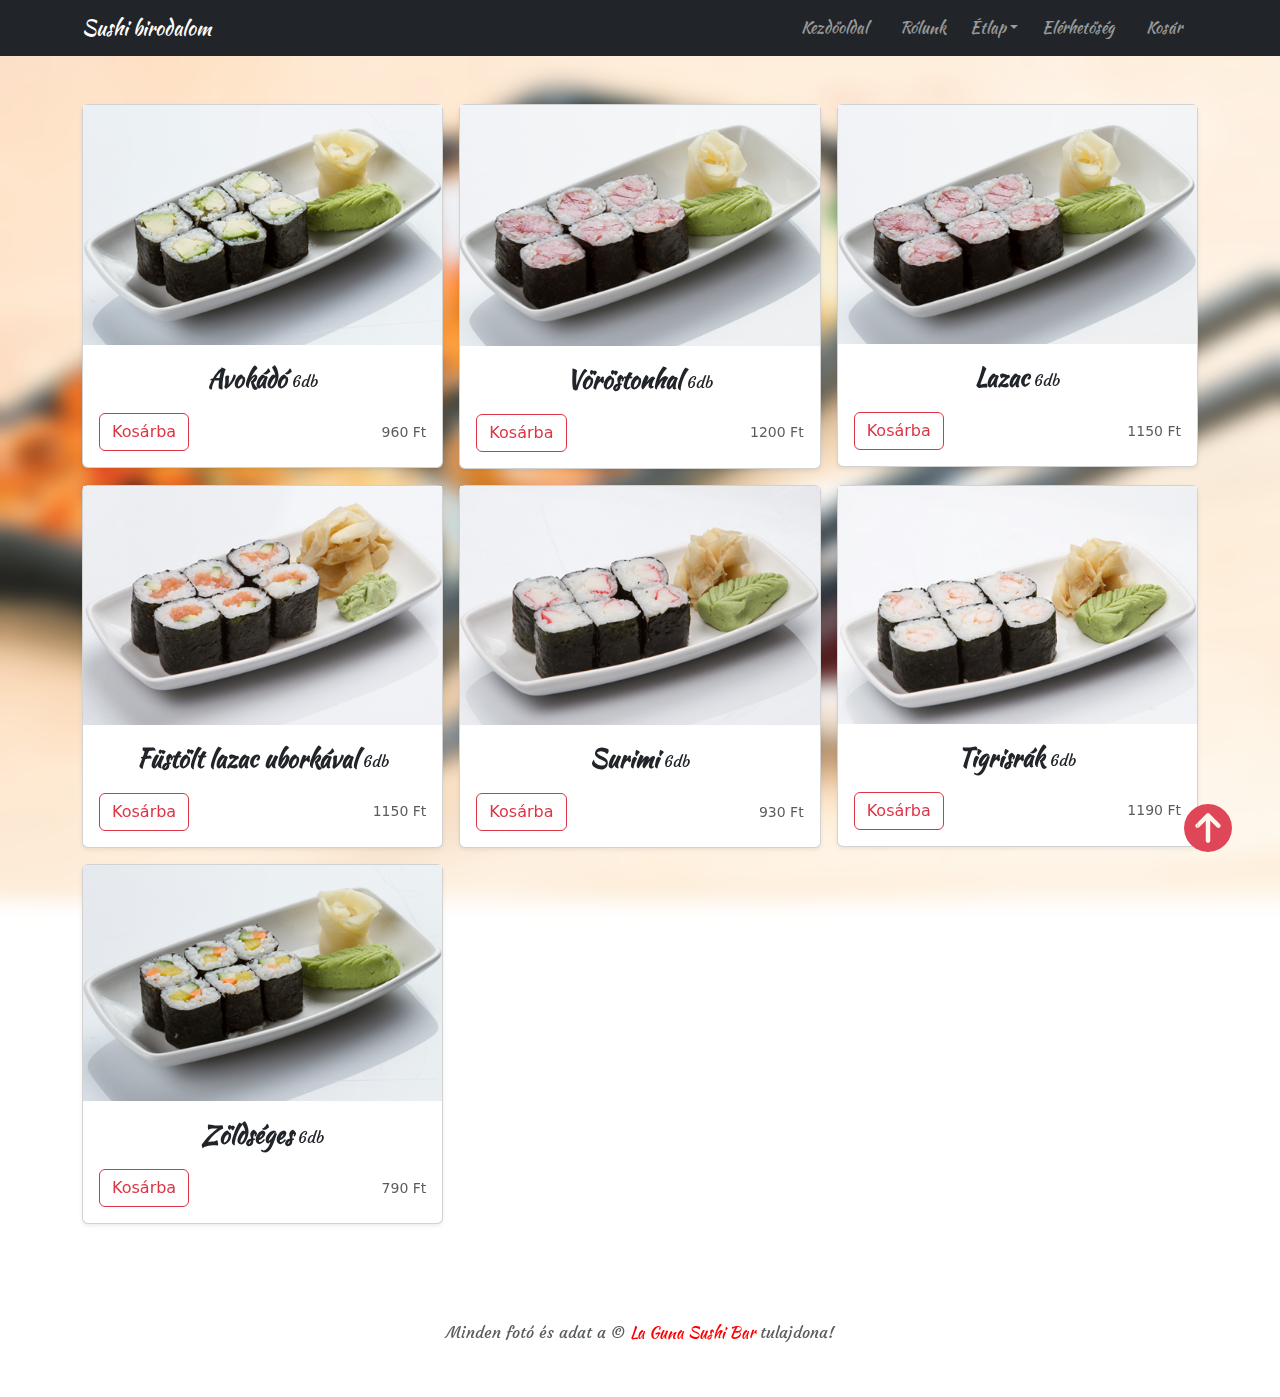
<file: maki.html>
<!doctype html>
<html lang="hu">

<head>
  <meta charset="utf-8">
  <meta name="viewport" content="width=device-width, initial-scale=1">
  <meta name="description" content="">
  <meta name="author" content="Zsukovszky Eszter">

  <title>Sushi birodalom</title>

  <!--Betűtípus-->
  <link rel="preconnect" href="https://fonts.googleapis.com">
  <link rel="preconnect" href="https://fonts.gstatic.com" crossorigin>
  <link href="https://fonts.googleapis.com/css2?family=Courgette&family=Kaushan+Script&display=swap" rel="stylesheet">

  <!-- Bootstrap core CSS -->
  <link rel="stylesheet" href="https://cdnjs.cloudflare.com/ajax/libs/twitter-bootstrap/5.1.3/css/bootstrap.min.css">
  <link rel="stylesheet" href="https://cdnjs.cloudflare.com/ajax/libs/font-awesome/6.1.1/css/all.min.css">

  <!-- Saját CSS -->
  <link rel="stylesheet" type="text/css" href="style.css">
  <link rel="shortcut icon" href="img/favicon.ico" type="image/x-icon">
</head>

<body>
  <main>
    <a href="#"><i class="fa-solid fa-circle-arrow-up fa-3x" id="up"></i></a>

    <nav class="navbar navbar-expand-lg navbar-dark bg-dark">
      <div class="container">
        <a class="navbar-brand" href="index.html">Sushi birodalom</a>
        <button class="navbar-toggler" type="button" data-bs-toggle="collapse" data-bs-target="#navbarNav"
          aria-controls="navbarNav" aria-expanded="false" aria-label="Toggle navigation">
          <span class="navbar-toggler-icon"></span>
        </button>
        <div class="collapse navbar-collapse" id="navbarNav">
          <ul class="navbar-nav ms-auto">
            <li class="nav-item mx-2">
              <a class="nav-link" aria-current="page" href="index.html">Kezdőoldal</a>
            </li>
            <li class="nav-item mx-2">
              <a class="nav-link" href="index.html#about">Rólunk</a>
            </li>
            <li class="nav-item dropdown">
              <a class="nav-link dropdown-toggle" href="#" id="navbarDropdown" role="button" data-bs-toggle="dropdown"
                aria-expanded="false">
                Étlap</a>
              <ul class="dropdown-menu" aria-labelledby="navbarDropdown">
                <li><a class="dropdown-item" href="index.html#services">Étlap</a></li>
                <li>
                  <hr class="dropdown-divider">
                </li>
                <li><a class="dropdown-item" href="nigiri.html">Nigiri</a></li>
                <li><a class="dropdown-item" href="nigirimix.html">Nigiri mix</a></li>
                <li><a class="dropdown-item" href="maki.html">Maki</a></li>
                <li><a class="dropdown-item" href="bigmaki.html">Big Maki</a></li>
                <li><a class="dropdown-item" href="nigirimakimix.html">Nigiri és Maki mix</a></li>
                <li><a class="dropdown-item" href="desszert.html">Desszert</a></li>
              </ul>
            </li>
            <li class="nav-item mx-2">
              <a class="nav-link" href="index.html#contact">Elérhetőség</a>
            </li>
            <li class="nav-item mx-2">
              <a class="nav-link" href="#">Kosár</a>
            </li>
          </ul>
        </div>
      </div>
    </nav>
    <div class="container-fluid p-0" id="full">
      <section class="services-section">
        <div id="container-services" class="container py-5">
          <div class="row row-cols-1 row-cols-sm-2 row-cols-md-3 g-3">
            <div class="col">
              <div class="card shadow-sm">
                <img src="img/avokadomaki.png" title="" alt="">
                <div class="card-body">
                  <p class="card-text text-center"><strong>Avokádó</strong> 6db</p>
                  <div class="d-flex justify-content-between align-items-center">
                    <a class="btn btn-outline-danger" href="#">Kosárba</a>
                    <small class="text-muted">960 Ft</small>
                  </div>
                </div>
              </div>
            </div>

            <div class="col">
              <div class="card shadow-sm">
                <img src="img/tonhalmaki.png" title="" alt="">
                <div class="card-body">
                  <p class="card-text text-center"><strong>Vöröstonhal</strong> 6db</p>
                  <div class="d-flex justify-content-between align-items-center">
                    <a class="btn btn-outline-danger" href="#">Kosárba</a>
                    <small class="text-muted">1200 Ft</small>
                  </div>
                </div>
              </div>
            </div>

            <div class="col">
              <div class="card shadow-sm">
                <img src="img/lazacmaki.png" title="" alt="">
                <div class="card-body">
                  <p class="card-text text-center"><strong>Lazac</strong> 6db</p>
                  <div class="d-flex justify-content-between align-items-center">
                    <a class="btn btn-outline-danger" href="#">Kosárba</a>
                    <small class="text-muted">1150 Ft</small>
                  </div>
                </div>
              </div>
            </div>

            <div class="col">
              <div class="card shadow-sm">
                <img src="img/lazacuborkamaki.png" title="" alt="">
                <div class="card-body">
                  <p class="card-text text-center"><strong>Füstölt lazac uborkával</strong> 6db</p>
                  <div class="d-flex justify-content-between align-items-center">
                    <a class="btn btn-outline-danger" href="#">Kosárba</a>
                    <small class="text-muted">1150 Ft</small>
                  </div>
                </div>
              </div>
            </div>

            <div class="col">
              <div class="card shadow-sm">
                <img src="img/surimimaki.png" title="" alt="">
                <div class="card-body">
                  <p class="card-text text-center"><strong>Surimi</strong> 6db</p>
                  <div class="d-flex justify-content-between align-items-center">
                    <a class="btn btn-outline-danger" href="#">Kosárba</a>
                    <small class="text-muted">930 Ft</small>
                  </div>
                </div>
              </div>
            </div>

            <div class="col">
              <div class="card shadow-sm">
                <img src="img/tigrisrakmaki.png" title="" alt="">
                <div class="card-body">
                  <p class="card-text text-center"><strong>Tigrisrák</strong> 6db</p>
                  <div class="d-flex justify-content-between align-items-center">
                    <a class="btn btn-outline-danger" href="#">Kosárba</a>
                    <small class="text-muted">1190 Ft</small>
                  </div>
                </div>
              </div>
            </div>

            <div class="col">
              <div class="card shadow-sm">
                <img src="img/zoldsegesmaki.png" title="" alt="">
                <div class="card-body">
                  <p class="card-text text-center"><strong>Zöldséges</strong> 6db</p>
                  <div class="d-flex justify-content-between align-items-center">
                    <a class="btn btn-outline-danger" href="#">Kosárba</a>
                    <small class="text-muted">790 Ft</small>
                  </div>
                </div>
              </div>
            </div>
          </div>
        </div>
      </section>
      <!--Lábléc-->
      <footer class="text-muted py-5">
        <div class="container text-center">
          <p class="mb-1">Minden fotó és adat a &copy; <a
              href="https://lagunasushi.emenu.hu/Lagunasushi-AlapFeladat.html">La Guna Sushi Bar</a> tulajdona!
          </p>
        </div>
      </footer>
    </div>

    <script src="https://cdnjs.cloudflare.com/ajax/libs/popper.js/2.9.2/umd/popper.min.js"></script>
    <script src="https://cdnjs.cloudflare.com/ajax/libs/twitter-bootstrap/5.1.3/js/bootstrap.min.js"></script>
  </main>
</body>

</html>
</file>
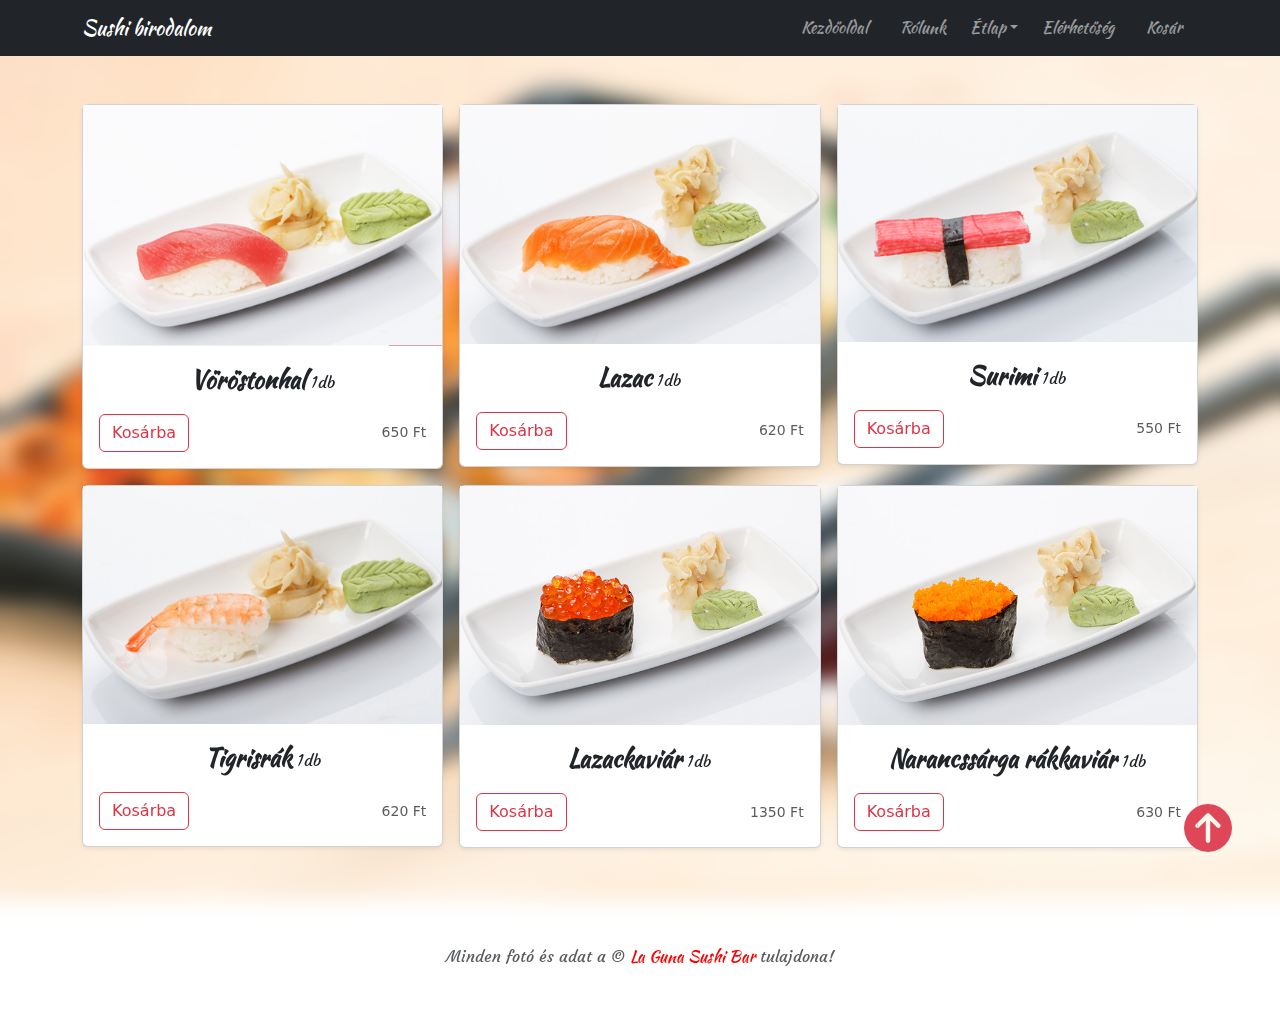
<file: nigiri.html>
<!doctype html>
<html lang="hu">

<head>
  <meta charset="utf-8">
  <meta name="viewport" content="width=device-width, initial-scale=1">
  <meta name="description" content="">
  <meta name="author" content="Zsukovszky Eszter">

  <title>Sushi birodalom</title>

  <!--Betűtípus-->
  <link rel="preconnect" href="https://fonts.googleapis.com">
  <link rel="preconnect" href="https://fonts.gstatic.com" crossorigin>
  <link href="https://fonts.googleapis.com/css2?family=Courgette&family=Kaushan+Script&display=swap" rel="stylesheet">

  <!-- Bootstrap core CSS -->
  <link rel="stylesheet" href="https://cdnjs.cloudflare.com/ajax/libs/twitter-bootstrap/5.1.3/css/bootstrap.min.css">
  <link rel="stylesheet" href="https://cdnjs.cloudflare.com/ajax/libs/font-awesome/6.1.1/css/all.min.css">

  <!-- Saját CSS -->
  <link rel="stylesheet" type="text/css" href="style.css">
  <link rel="shortcut icon" href="img/favicon.ico" type="image/x-icon">
</head>

<body>
  <main>
    <a href="#"><i class="fa-solid fa-circle-arrow-up fa-3x" id="up"></i></a>

    <nav class="navbar navbar-expand-lg navbar-dark bg-dark">
      <div class="container">
        <a class="navbar-brand" href="index.html">Sushi birodalom</a>
        <button class="navbar-toggler" type="button" data-bs-toggle="collapse" data-bs-target="#navbarNav"
          aria-controls="navbarNav" aria-expanded="false" aria-label="Toggle navigation">
          <span class="navbar-toggler-icon"></span>
        </button>
        <div class="collapse navbar-collapse" id="navbarNav">
          <ul class="navbar-nav ms-auto">
            <li class="nav-item mx-2">
              <a class="nav-link" aria-current="page" href="index.html">Kezdőoldal</a>
            </li>
            <li class="nav-item mx-2">
              <a class="nav-link" href="index.html#about">Rólunk</a>
            </li>
            <li class="nav-item dropdown">
              <a class="nav-link dropdown-toggle" href="#" id="navbarDropdown" role="button" data-bs-toggle="dropdown"
                aria-expanded="false">
                Étlap</a>
              <ul class="dropdown-menu" aria-labelledby="navbarDropdown">
                <li><a class="dropdown-item" href="index.html#services">Étlap</a></li>
                <li>
                  <hr class="dropdown-divider">
                </li>
                <li><a class="dropdown-item" href="nigiri.html">Nigiri</a></li>
                <li><a class="dropdown-item" href="nigirimix.html">Nigiri mix</a></li>
                <li><a class="dropdown-item" href="maki.html">Maki</a></li>
                <li><a class="dropdown-item" href="bigmaki.html">Big Maki</a></li>
                <li><a class="dropdown-item" href="nigirimakimix.html">Nigiri és Maki mix</a></li>
                <li><a class="dropdown-item" href="desszert.html">Desszert</a></li>
              </ul>
            </li>
            <li class="nav-item mx-2">
              <a class="nav-link" href="index.html#contact">Elérhetőség</a>
            </li>
            <li class="nav-item mx-2">
              <a class="nav-link" href="#">Kosár</a>
            </li>
          </ul>
        </div>
      </div>
    </nav>
    <div class="container-fluid p-0" id="full">
      <section class="services-section">
        <div id="container-services" class="container py-5">
          <div class="row row-cols-1 row-cols-sm-2 row-cols-md-3 g-3">
            <div class="col">
              <div class="card shadow-sm">
                <img src="img/tonhalnigiri.png" title="" alt="">
                <div class="card-body">
                  <p class="card-text text-center"><strong>Vöröstonhal</strong> 1db</p>
                  <div class="d-flex justify-content-between align-items-center">
                    <a class="btn btn-outline-danger" href="#">Kosárba</a>
                    <small class="text-muted">650 Ft</small>
                  </div>
                </div>
              </div>
            </div>

            <div class="col">
              <div class="card shadow-sm">
                <img src="img/lazacnigiri.png" title="" alt="">
                <div class="card-body">
                  <p class="card-text text-center"><strong>Lazac</strong> 1db</p>
                  <div class="d-flex justify-content-between align-items-center">
                    <a class="btn btn-outline-danger" href="#">Kosárba</a>
                    <small class="text-muted">620 Ft</small>
                  </div>
                </div>
              </div>
            </div>

            <div class="col">
              <div class="card shadow-sm">
                <img src="img/suriminigiri.png" title="" alt="">
                <div class="card-body">
                  <p class="card-text text-center"><strong>Surimi</strong> 1db</p>
                  <div class="d-flex justify-content-between align-items-center">
                    <a class="btn btn-outline-danger" href="#">Kosárba</a>
                    <small class="text-muted">550 Ft</small>
                  </div>
                </div>
              </div>
            </div>

            <div class="col">
              <div class="card shadow-sm">
                <img src="img/tigrisraknigiri.png" title="" alt="">
                <div class="card-body">
                  <p class="card-text text-center"><strong>Tigrisrák</strong> 1db</p>
                  <div class="d-flex justify-content-between align-items-center">
                    <a class="btn btn-outline-danger" href="#">Kosárba</a>
                    <small class="text-muted">620 Ft</small>
                  </div>
                </div>
              </div>
            </div>

            <div class="col">
              <div class="card shadow-sm">
                <img src="img/lazackaviarnigiri.jpg" title="" alt="">
                <div class="card-body">
                  <p class="card-text text-center"><strong>Lazackaviár</strong> 1db</p>
                  <div class="d-flex justify-content-between align-items-center">
                    <a class="btn btn-outline-danger" href="#">Kosárba</a>
                    <small class="text-muted">1350 Ft</small>
                  </div>
                </div>
              </div>
            </div>

            <div class="col">
              <div class="card shadow-sm">
                <img src="img/narancsrakkaviarnigiri.jpg" title="" alt="">
                <div class="card-body">
                  <p class="card-text text-center"><strong>Narancssárga rákkaviár</strong> 1db</p>
                  <div class="d-flex justify-content-between align-items-center">
                    <a class="btn btn-outline-danger" href="#">Kosárba</a>
                    <small class="text-muted">630 Ft</small>
                  </div>
                </div>
              </div>
            </div>

          </div>
        </div>
      </section>
      <!--Lábléc-->
      <footer class="text-muted py-5">
        <div class="container text-center">
          <p class="mb-1">Minden fotó és adat a &copy; <a
              href="https://lagunasushi.emenu.hu/Lagunasushi-AlapFeladat.html">La Guna Sushi Bar</a> tulajdona!
          </p>
        </div>
      </footer>
    </div>

    <script src="https://cdnjs.cloudflare.com/ajax/libs/popper.js/2.9.2/umd/popper.min.js"></script>
    <script src="https://cdnjs.cloudflare.com/ajax/libs/twitter-bootstrap/5.1.3/js/bootstrap.min.js"></script>
  </main>
</body>

</html>
</file>
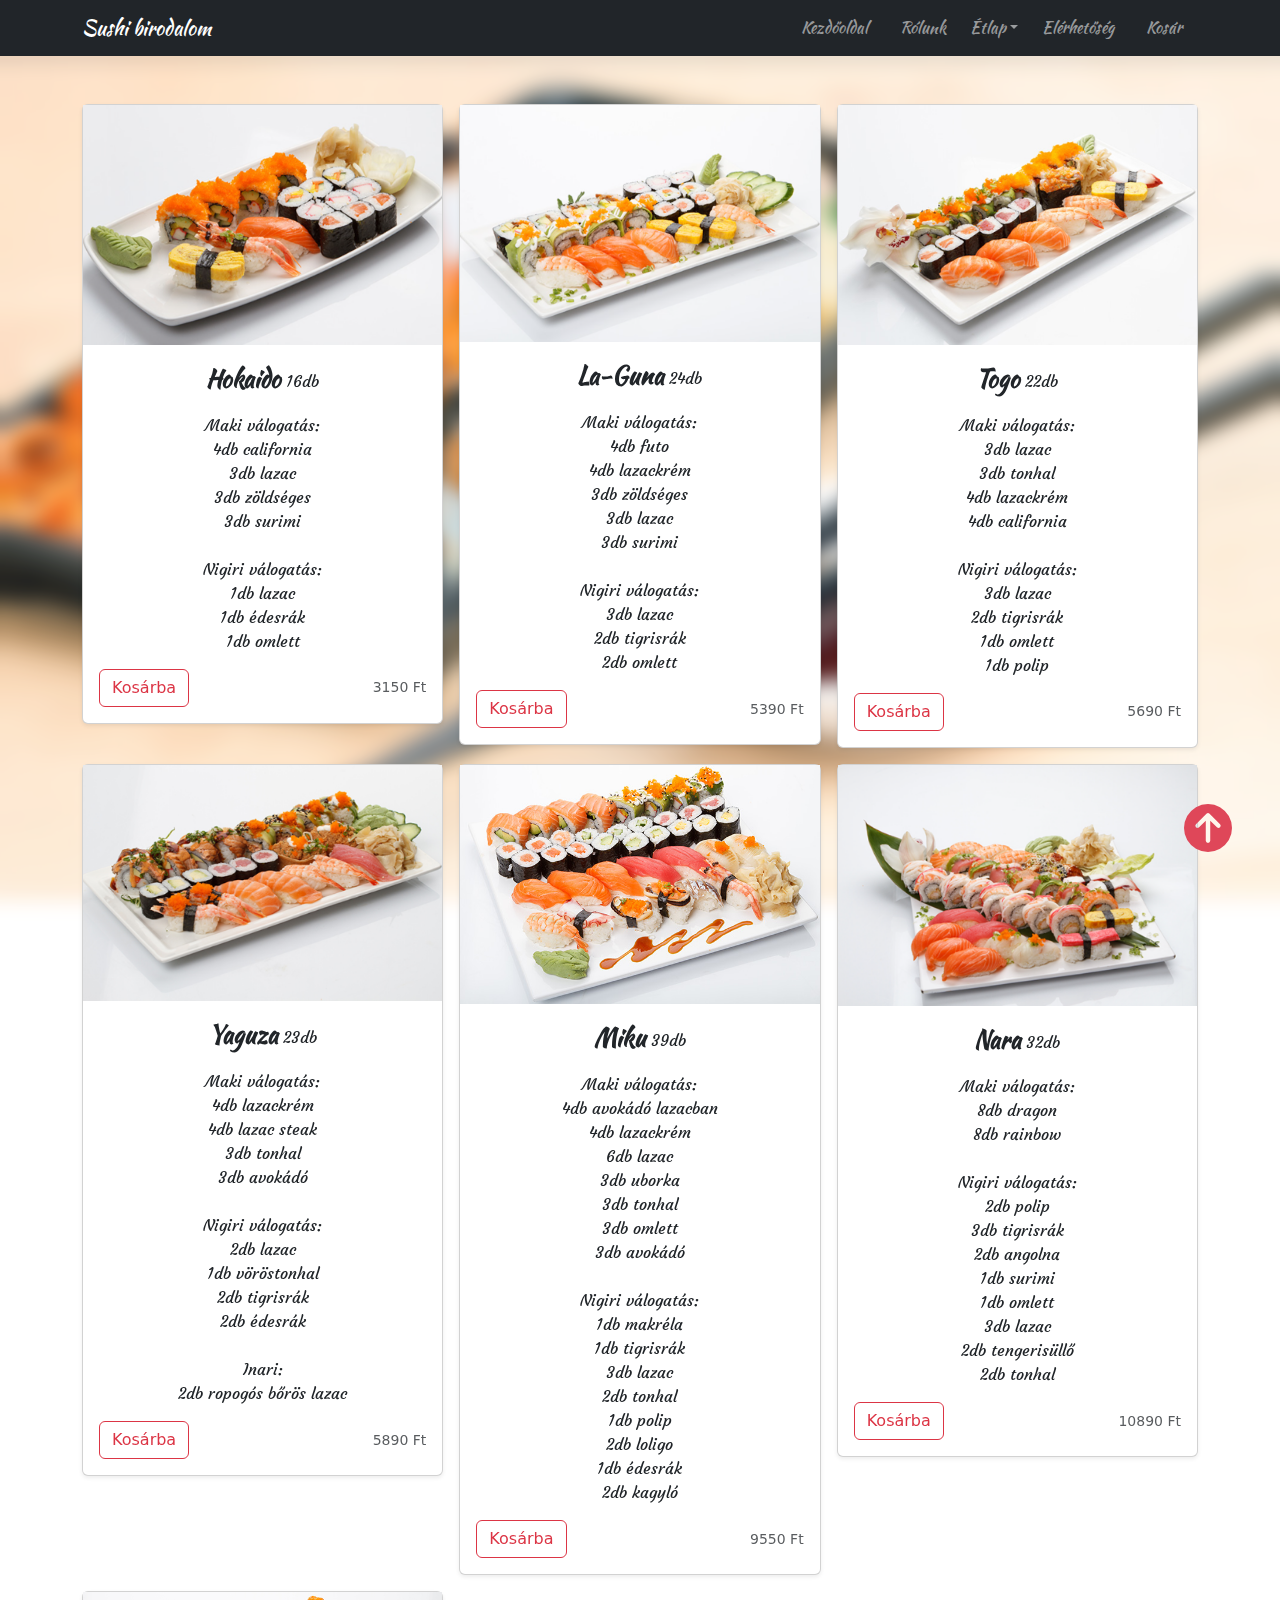
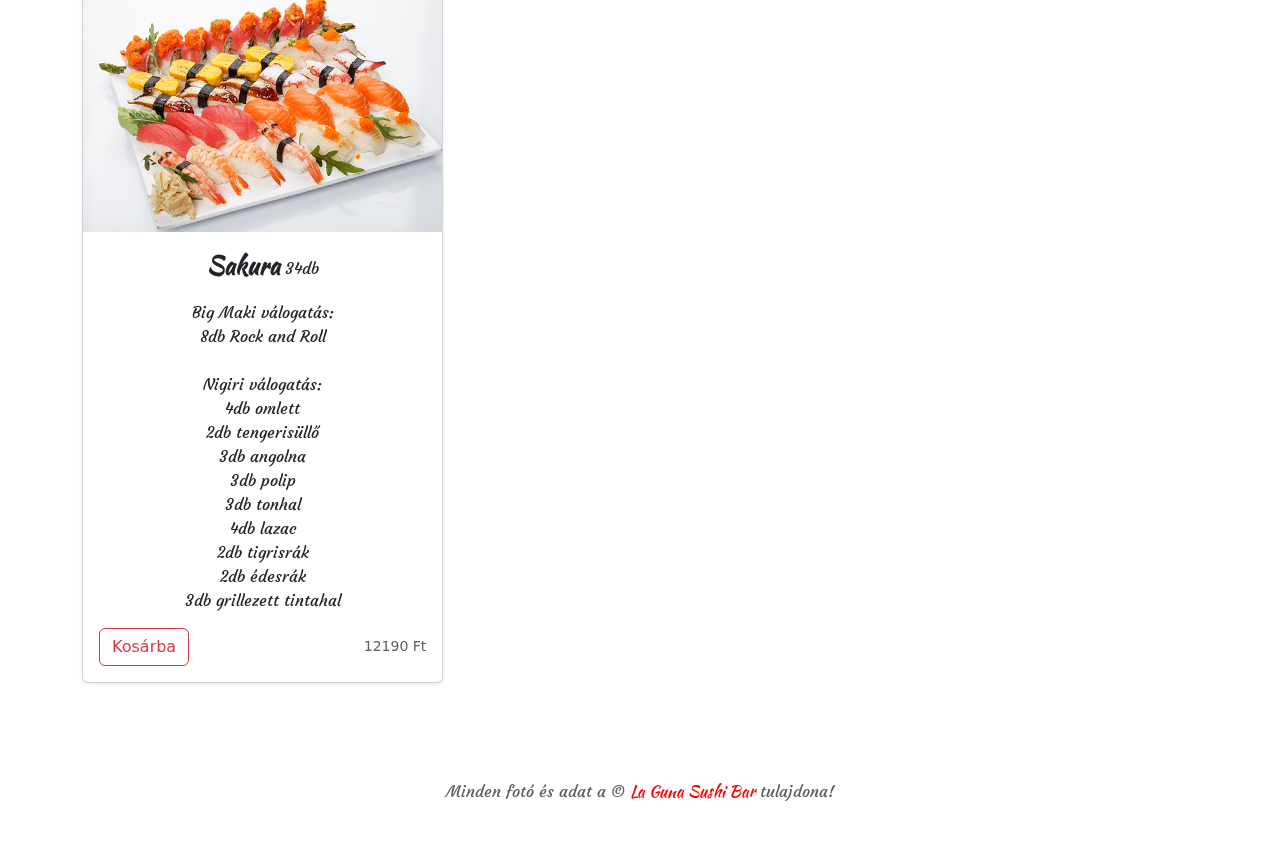
<file: nigirimakimix.html>
<!doctype html>
<html lang="hu">

<head>
  <meta charset="utf-8">
  <meta name="viewport" content="width=device-width, initial-scale=1">
  <meta name="description" content="">
  <meta name="author" content="Zsukovszky Eszter">

  <title>Sushi birodalom</title>

  <!--Betűtípus-->
  <link rel="preconnect" href="https://fonts.googleapis.com">
  <link rel="preconnect" href="https://fonts.gstatic.com" crossorigin>
  <link href="https://fonts.googleapis.com/css2?family=Courgette&family=Kaushan+Script&display=swap" rel="stylesheet">

  <!-- Bootstrap core CSS -->
  <link rel="stylesheet" href="https://cdnjs.cloudflare.com/ajax/libs/twitter-bootstrap/5.1.3/css/bootstrap.min.css">
  <link rel="stylesheet" href="https://cdnjs.cloudflare.com/ajax/libs/font-awesome/6.1.1/css/all.min.css">

  <!-- Saját CSS -->
  <link rel="stylesheet" type="text/css" href="style.css">
  <link rel="shortcut icon" href="img/favicon.ico" type="image/x-icon">
</head>

<body>
  <main>
    <a href="#"><i class="fa-solid fa-circle-arrow-up fa-3x" id="up"></i></a>

    <nav class="navbar navbar-expand-lg navbar-dark bg-dark">
      <div class="container">
        <a class="navbar-brand" href="index.html">Sushi birodalom</a>
        <button class="navbar-toggler" type="button" data-bs-toggle="collapse" data-bs-target="#navbarNav"
          aria-controls="navbarNav" aria-expanded="false" aria-label="Toggle navigation">
          <span class="navbar-toggler-icon"></span>
        </button>
        <div class="collapse navbar-collapse" id="navbarNav">
          <ul class="navbar-nav ms-auto">
            <li class="nav-item mx-2">
              <a class="nav-link" aria-current="page" href="index.html">Kezdőoldal</a>
            </li>
            <li class="nav-item mx-2">
              <a class="nav-link" href="index.html#about">Rólunk</a>
            </li>
            <li class="nav-item dropdown">
              <a class="nav-link dropdown-toggle" href="#" id="navbarDropdown" role="button" data-bs-toggle="dropdown"
                aria-expanded="false">
                Étlap</a>
              <ul class="dropdown-menu" aria-labelledby="navbarDropdown">
                <li><a class="dropdown-item" href="index.html#services">Étlap</a></li>
                <li>
                  <hr class="dropdown-divider">
                </li>
                <li><a class="dropdown-item" href="nigiri.html">Nigiri</a></li>
                <li><a class="dropdown-item" href="nigirimix.html">Nigiri mix</a></li>
                <li><a class="dropdown-item" href="maki.html">Maki</a></li>
                <li><a class="dropdown-item" href="bigmaki.html">Big Maki</a></li>
                <li><a class="dropdown-item" href="nigirimakimix.html">Nigiri és Maki mix</a></li>
                <li><a class="dropdown-item" href="desszert.html">Desszert</a></li>
              </ul>
            </li>
            <li class="nav-item mx-2">
              <a class="nav-link" href="index.html#contact">Elérhetőség</a>
            </li>
            <li class="nav-item mx-2">
              <a class="nav-link" href="#">Kosár</a>
            </li>
          </ul>
        </div>
      </div>
    </nav>
    <div class="container-fluid p-0" id="full">
      <section class="services-section">
        <div id="container-services" class="container py-5">
          <div class="row row-cols-1 row-cols-sm-2 row-cols-md-3 g-3">
            <div class="col">
              <div class="card shadow-sm">
                <img src="img/hokaidomix.png" title="" alt="">
                <div class="card-body">
                  <p class="card-text text-center"><strong>Hokaido</strong> 16db
                  <ul class="list-unstyled text-center">
                    <li>Maki válogatás:</li>
                    <li>4db california</li>
                    <li>3db lazac</li>
                    <li>3db zöldséges</li>
                    <li>3db surimi</li>
                    <br>
                    <li>Nigiri válogatás:</li>
                    <li>1db lazac </li>
                    <li>1db édesrák</li>
                    <li>1db omlett</li>
                  </ul>
                  </p>
                  <div class="d-flex justify-content-between align-items-center">
                    <a class="btn btn-outline-danger" href="#">Kosárba</a>
                    <small class="text-muted">3150 Ft</small>
                  </div>
                </div>
              </div>
            </div>

            <div class="col">
              <div class="card shadow-sm">
                <img src="img/lagunamix.png" title="" alt="">
                <div class="card-body">
                  <p class="card-text text-center"><strong>La-Guna</strong> 24db
                  <ul class="list-unstyled text-center">
                    <li>Maki válogatás:</li>
                    <li>4db futo</li>
                    <li>4db lazackrém</li>
                    <li>3db zöldséges</li>
                    <li>3db lazac</li>
                    <li>3db surimi</li>
                    <br>
                    <li>Nigiri válogatás:</li>
                    <li>3db lazac</li>
                    <li>2db tigrisrák</li>
                    <li>2db omlett</li>
                  </ul>
                  </p>
                  <div class="d-flex justify-content-between align-items-center">
                    <a class="btn btn-outline-danger" href="#">Kosárba</a>
                    <small class="text-muted">5390 Ft</small>
                  </div>
                </div>
              </div>
            </div>

            <div class="col">
              <div class="card shadow-sm">
                <img src="img/togogmix.png" title="" alt="">
                <div class="card-body">
                  <p class="card-text text-center"><strong>Togo</strong> 22db
                  <ul class="list-unstyled text-center">
                    <li>Maki válogatás:</li>
                    <li>3db lazac</li>
                    <li>3db tonhal</li>
                    <li>4db lazackrém</li>
                    <li>4db california</li>
                    <br>
                    <li>Nigiri válogatás:</li>
                    <li>3db lazac</li>
                    <li>2db tigrisrák</li>
                    <li>1db omlett</li>
                    <li>1db polip</li>
                  </ul>
                  </p>
                  <div class="d-flex justify-content-between align-items-center">
                    <a class="btn btn-outline-danger" href="#">Kosárba</a>
                    <small class="text-muted">5690 Ft</small>
                  </div>
                </div>
              </div>
            </div>

            <div class="col">
              <div class="card shadow-sm">
                <img src="img/yaguzamix.png" title="" alt="">
                <div class="card-body">
                  <p class="card-text text-center"><strong>Yaguza</strong> 23db
                  <ul class="list-unstyled text-center">
                    <li>Maki válogatás:</li>
                    <li>4db lazackrém</li>
                    <li>4db lazac steak</li>
                    <li>3db tonhal</li>
                    <li>3db avokádó</li>
                    <br>
                    <li>Nigiri válogatás:</li>
                    <li>2db lazac</li>
                    <li>1db vöröstonhal</li>
                    <li>2db tigrisrák</li>
                    <li>2db édesrák</li>
                    <br>
                    <li>Inari:</li>
                    <li>2db ropogós bőrös lazac</li>
                  </ul>
                  </p>
                  <div class="d-flex justify-content-between align-items-center">
                    <a class="btn btn-outline-danger" href="#">Kosárba</a>
                    <small class="text-muted">5890 Ft</small>
                  </div>
                </div>
              </div>
            </div>

            <div class="col">
              <div class="card shadow-sm">
                <img src="img/mikumix.png" title="" alt="">
                <div class="card-body">
                  <p class="card-text text-center"><strong>Miku</strong> 39db
                  <ul class="list-unstyled text-center">
                    <li>Maki válogatás:</li>
                    <li>4db avokádó lazacban</li>
                    <li>4db lazackrém</li>
                    <li>6db lazac</li>
                    <li>3db uborka</li>
                    <li>3db tonhal</li>
                    <li>3db omlett</li>
                    <li>3db avokádó</li>
                    <br>
                    <li>Nigiri válogatás:</li>
                    <li>1db makréla</li>
                    <li>1db tigrisrák</li>
                    <li>3db lazac</li>
                    <li>2db tonhal</li>
                    <li>1db polip</li>
                    <li>2db loligo</li>
                    <li>1db édesrák</li>
                    <li>2db kagyló</li>
                  </ul>
                  </p>
                  <div class="d-flex justify-content-between align-items-center">
                    <a class="btn btn-outline-danger" href="#">Kosárba</a>
                    <small class="text-muted">9550 Ft</small>
                  </div>
                </div>
              </div>
            </div>

            <div class="col">
              <div class="card shadow-sm">
                <img src="img/naramix.png" title="" alt="">
                <div class="card-body">
                  <p class="card-text text-center"><strong>Nara</strong> 32db
                  <ul class="list-unstyled text-center">
                    <li>Maki válogatás:</li>
                    <li>8db dragon</li>
                    <li>8db rainbow</li>
                    <br>
                    <li>Nigiri válogatás:</li>
                    <li>2db polip</li>
                    <li>3db tigrisrák</li>
                    <li>2db angolna</li>
                    <li>1db surimi</li>
                    <li>1db omlett</li>
                    <li>3db lazac</li>
                    <li>2db tengerisüllő</li>
                    <li>2db tonhal</li>
                  </ul>
                  </p>
                  <div class="d-flex justify-content-between align-items-center">
                    <a class="btn btn-outline-danger" href="#">Kosárba</a>
                    <small class="text-muted">10890 Ft</small>
                  </div>
                </div>
              </div>
            </div>

            <div class="col">
              <div class="card shadow-sm">
                <img src="img/sakuramix.jpg" title="" alt="">
                <div class="card-body">
                  <p class="card-text text-center"><strong>Sakura</strong> 34db
                  <ul class="list-unstyled text-center">
                    <li>Big Maki válogatás:</li>
                    <li>8db Rock and Roll</li>
                    <br>
                    <li>Nigiri válogatás:</li>
                    <li>4db omlett</li>
                    <li>2db tengerisüllő</li>
                    <li>3db angolna</li>
                    <li>3db polip</li>
                    <li>3db tonhal</li>
                    <li>4db lazac</li>
                    <li>2db tigrisrák</li>
                    <li>2db édesrák</li>
                    <li>3db grillezett tintahal</li>
                  </ul>
                  </p>
                  <div class="d-flex justify-content-between align-items-center">
                    <a class="btn btn-outline-danger" href="#">Kosárba</a>
                    <small class="text-muted">12190 Ft</small>
                  </div>
                </div>
              </div>
            </div>


          </div>
        </div>
      </section>
      <!--Lábléc-->
      <footer class="text-muted py-5">
        <div class="container text-center">
          <p class="mb-1">Minden fotó és adat a &copy; <a
              href="https://lagunasushi.emenu.hu/Lagunasushi-AlapFeladat.html">La Guna Sushi Bar</a> tulajdona!
          </p>
        </div>
      </footer>
    </div>

    <script src="https://cdnjs.cloudflare.com/ajax/libs/popper.js/2.9.2/umd/popper.min.js"></script>
    <script src="https://cdnjs.cloudflare.com/ajax/libs/twitter-bootstrap/5.1.3/js/bootstrap.min.js"></script>
  </main>
</body>

</html>
</file>
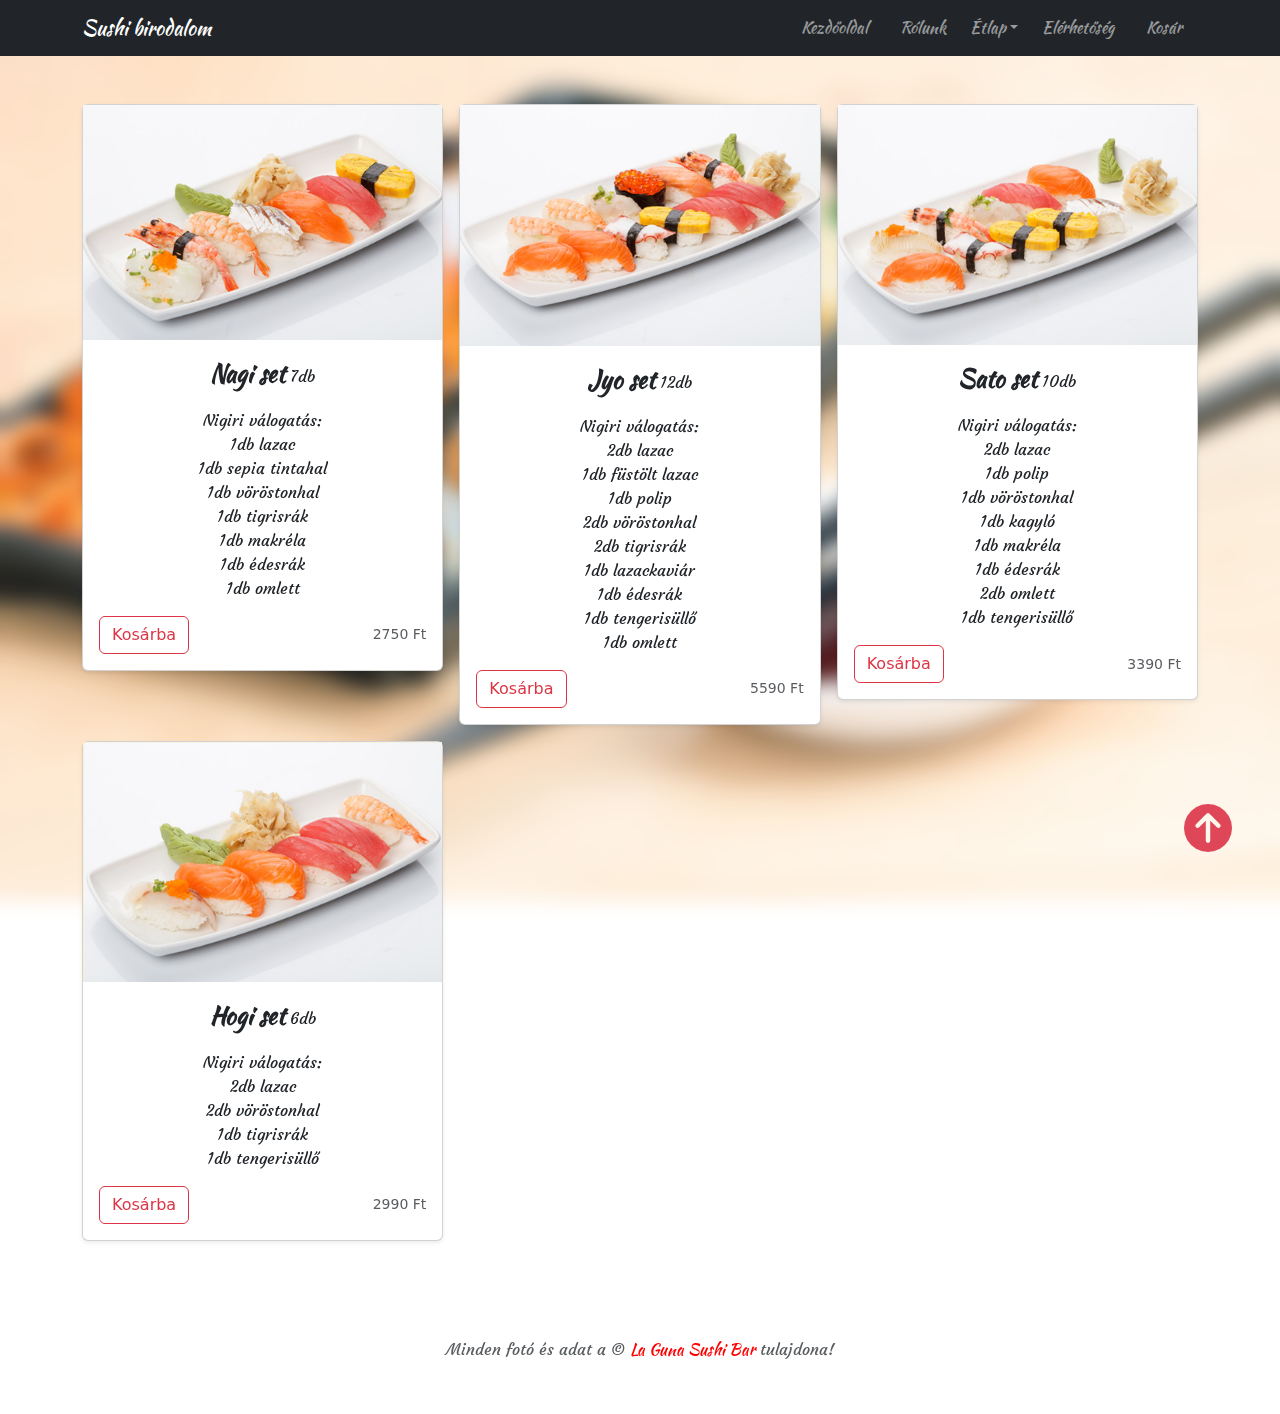
<file: nigirimix.html>
<!doctype html>
<html lang="hu">

<head>
  <meta charset="utf-8">
  <meta name="viewport" content="width=device-width, initial-scale=1">
  <meta name="description" content="">
  <meta name="author" content="Zsukovszky Eszter">

  <title>Sushi birodalom</title>

  <!--Betűtípus-->
  <link rel="preconnect" href="https://fonts.googleapis.com">
  <link rel="preconnect" href="https://fonts.gstatic.com" crossorigin>
  <link href="https://fonts.googleapis.com/css2?family=Courgette&family=Kaushan+Script&display=swap" rel="stylesheet">

  <!-- Bootstrap core CSS -->
  <link rel="stylesheet" href="https://cdnjs.cloudflare.com/ajax/libs/twitter-bootstrap/5.1.3/css/bootstrap.min.css">
  <link rel="stylesheet" href="https://cdnjs.cloudflare.com/ajax/libs/font-awesome/6.1.1/css/all.min.css">

  <!-- Saját CSS -->
  <link rel="stylesheet" type="text/css" href="style.css">
  <link rel="shortcut icon" href="img/favicon.ico" type="image/x-icon">
</head>

<body>
  <main>
    <a href="#"><i class="fa-solid fa-circle-arrow-up fa-3x" id="up"></i></a>

    <nav class="navbar navbar-expand-lg navbar-dark bg-dark">
      <div class="container">
        <a class="navbar-brand" href="index.html">Sushi birodalom</a>
        <button class="navbar-toggler" type="button" data-bs-toggle="collapse" data-bs-target="#navbarNav"
          aria-controls="navbarNav" aria-expanded="false" aria-label="Toggle navigation">
          <span class="navbar-toggler-icon"></span>
        </button>
        <div class="collapse navbar-collapse" id="navbarNav">
          <ul class="navbar-nav ms-auto">
            <li class="nav-item mx-2">
              <a class="nav-link" aria-current="page" href="index.html">Kezdőoldal</a>
            </li>
            <li class="nav-item mx-2">
              <a class="nav-link" href="index.html#about">Rólunk</a>
            </li>
            <li class="nav-item dropdown">
              <a class="nav-link dropdown-toggle" href="#" id="navbarDropdown" role="button" data-bs-toggle="dropdown"
                aria-expanded="false">
                Étlap</a>
              <ul class="dropdown-menu" aria-labelledby="navbarDropdown">
                <li><a class="dropdown-item" href="index.html#services">Étlap</a></li>
                <li>
                  <hr class="dropdown-divider">
                </li>
                <li><a class="dropdown-item" href="nigiri.html">Nigiri</a></li>
                <li><a class="dropdown-item" href="nigirimix.html">Nigiri mix</a></li>
                <li><a class="dropdown-item" href="maki.html">Maki</a></li>
                <li><a class="dropdown-item" href="bigmaki.html">Big Maki</a></li>
                <li><a class="dropdown-item" href="nigirimakimix.html">Nigiri és Maki mix</a></li>
                <li><a class="dropdown-item" href="desszert.html">Desszert</a></li>
              </ul>
            </li>
            <li class="nav-item mx-2">
              <a class="nav-link" href="index.html#contact">Elérhetőség</a>
            </li>
            <li class="nav-item mx-2">
              <a class="nav-link" href="#">Kosár</a>
            </li>
          </ul>
        </div>
      </div>
    </nav>
    <div class="container-fluid p-0" id="full">
      <section class="services-section">
        <div id="container-services" class="container py-5">
          <div class="row row-cols-1 row-cols-sm-2 row-cols-md-3 g-3">
            <div class="col">
              <div class="card shadow-sm">
                <img src="img/nagiset.png" title="" alt="">
                <div class="card-body">
                  <p class="card-text text-center"><strong>Nagi set</strong> 7db
                  <ul class="list-unstyled text-center">
                    <li>Nigiri válogatás:</li>
                    <li>1db lazac</li>
                    <li>1db sepia tintahal</li>
                    <li>1db vöröstonhal</li>
                    <li>1db tigrisrák</li>
                    <li>1db makréla </li>
                    <li>1db édesrák</li>
                    <li>1db omlett</li>
                  </ul>
                  </p>
                  <div class="d-flex justify-content-between align-items-center">
                    <a class="btn btn-outline-danger" href="#">Kosárba</a>
                    <small class="text-muted">2750 Ft</small>
                  </div>
                </div>
              </div>
            </div>

            <div class="col">
              <div class="card shadow-sm">
                <img src="img/jyoset.png" title="" alt="">
                <div class="card-body">
                  <p class="card-text text-center"><strong>Jyo set</strong> 12db
                  <ul class="list-unstyled text-center">
                    <li>Nigiri válogatás:</li>
                    <li>2db lazac</li>
                    <li>1db füstölt lazac</li>
                    <li>1db polip</li>
                    <li>2db vöröstonhal</li>
                    <li>2db tigrisrák </li>
                    <li>1db lazackaviár</li>
                    <li>1db édesrák</li>
                    <li>1db tengerisüllő </li>
                    <li>1db omlett</li>
                  </ul>
                  </p>
                  <div class="d-flex justify-content-between align-items-center">
                    <a class="btn btn-outline-danger" href="#">Kosárba</a>
                    <small class="text-muted">5590 Ft</small>
                  </div>
                </div>
              </div>
            </div>

            <div class="col">
              <div class="card shadow-sm">
                <img src="img/satoset.png" title="" alt="">
                <div class="card-body">
                  <p class="card-text text-center"><strong>Sato set</strong> 10db
                  <ul class="list-unstyled text-center">
                    <li>Nigiri válogatás:</li>
                    <li>2db lazac</li>
                    <li>1db polip</li>
                    <li>1db vöröstonhal</li>
                    <li>1db kagyló</li>
                    <li>1db makréla </li>
                    <li>1db édesrák</li>
                    <li>2db omlett</li>
                    <li>1db tengerisüllő</li>
                  </ul>
                  </p>
                  <div class="d-flex justify-content-between align-items-center">
                    <a class="btn btn-outline-danger" href="#">Kosárba</a>
                    <small class="text-muted">3390 Ft</small>
                  </div>
                </div>
              </div>
            </div>

            <div class="col">
              <div class="card shadow-sm">
                <img src="img/hogiset.png" title="" alt="">
                <div class="card-body">
                  <p class="card-text text-center"><strong>Hogi set</strong> 6db
                  <ul class="list-unstyled text-center">
                    <li>Nigiri válogatás:</li>
                    <li>2db lazac</li>
                    <li>2db vöröstonhal</li>
                    <li>1db tigrisrák</li>
                    <li>1db tengerisüllő </li>
                  </ul>
                  </p>
                  <div class="d-flex justify-content-between align-items-center">
                    <a class="btn btn-outline-danger" href="#">Kosárba</a>
                    <small class="text-muted">2990 Ft</small>
                  </div>
                </div>
              </div>
            </div>
          </div>
        </div>
      </section>
      <!--Lábléc-->
      <footer class="text-muted py-5">
        <div class="container text-center">
          <p class="mb-1">Minden fotó és adat a &copy; <a
              href="https://lagunasushi.emenu.hu/Lagunasushi-AlapFeladat.html">La Guna Sushi Bar</a> tulajdona!
          </p>
        </div>
      </footer>
    </div>

    <script src="https://cdnjs.cloudflare.com/ajax/libs/popper.js/2.9.2/umd/popper.min.js"></script>
    <script src="https://cdnjs.cloudflare.com/ajax/libs/twitter-bootstrap/5.1.3/js/bootstrap.min.js"></script>
  </main>
</body>

</html>
</file>
<file: style.css>
body {

    background-image: url("img/servicesimg.jpg");
    background-repeat: no-repeat;
    background-position: center;
    background-size: cover;
    background-attachment: fixed;
}

#up {

    position: fixed !important;
    right: 1em;
    bottom: 1em;
    z-index: 99;
    color: #df4759;


}

#full,
.hero {

    background-color: rgba(255, 255, 255, 0.1);
    backdrop-filter: blur(10px);
}

.hero-section {

    background-image: url("img/heroimg.jpg");
    background-repeat: no-repeat;
    background-position: center;
    background-size: cover;
    background-attachment: fixed;
    height: 100vh;
    width: 100%;
    color: #fff;
    display: flex;
    align-items: center;
    /*vertikális középre igazítás*/
    justify-content: center;
    /*horizontális középre igazítás*/
    font-family: 'Kaushan Script', cursive;
}


h1,
h2,
h3,
a,
strong {

    font-family: 'Kaushan Script', cursive;
}

strong {

    font-size: 1.5rem;
}

p,
li,
h4,
label {

    font-family: 'Courgette', cursive;
}


iframe {
    height: 300px;
    width: 100%;
    filter: invert(75%);
}


@media screen and (min-width:1400px) {


    .carousel-inner {

        margin: 0;
        padding: 0;
        height: 720px;
        width: 100%;
    }

}


@media screen and (max-width:1400px) {


    .carousel-inner {

        margin: 0;
        padding: 0;
        height: 620px;
        width: 100%;
    }

}


@media screen and (max-width:1200px) {


    .carousel-inner {

        margin: 0;
        padding: 0;
        height: 520px;
        width: 100%;
    }

}

@media screen and (max-width:992px) {


    .carousel-inner {

        margin: 0;
        padding: 0;
        height: 390px;
        width: 100%;
    }

}


@media screen and (max-width:768px) {

    .row div {

        margin-bottom: 25px;
    }

    .carousel-inner {

        margin: 0;
        padding: 0;
        height: 290px;
        width: 100%;
    }

}

@media screen and (max-width:576px) {

    .row div {

        margin-bottom: 25px;
    }

    .collage-section {

        display: none;
    }

}


a {

    text-decoration: none;
    color: red;
}
</file>
